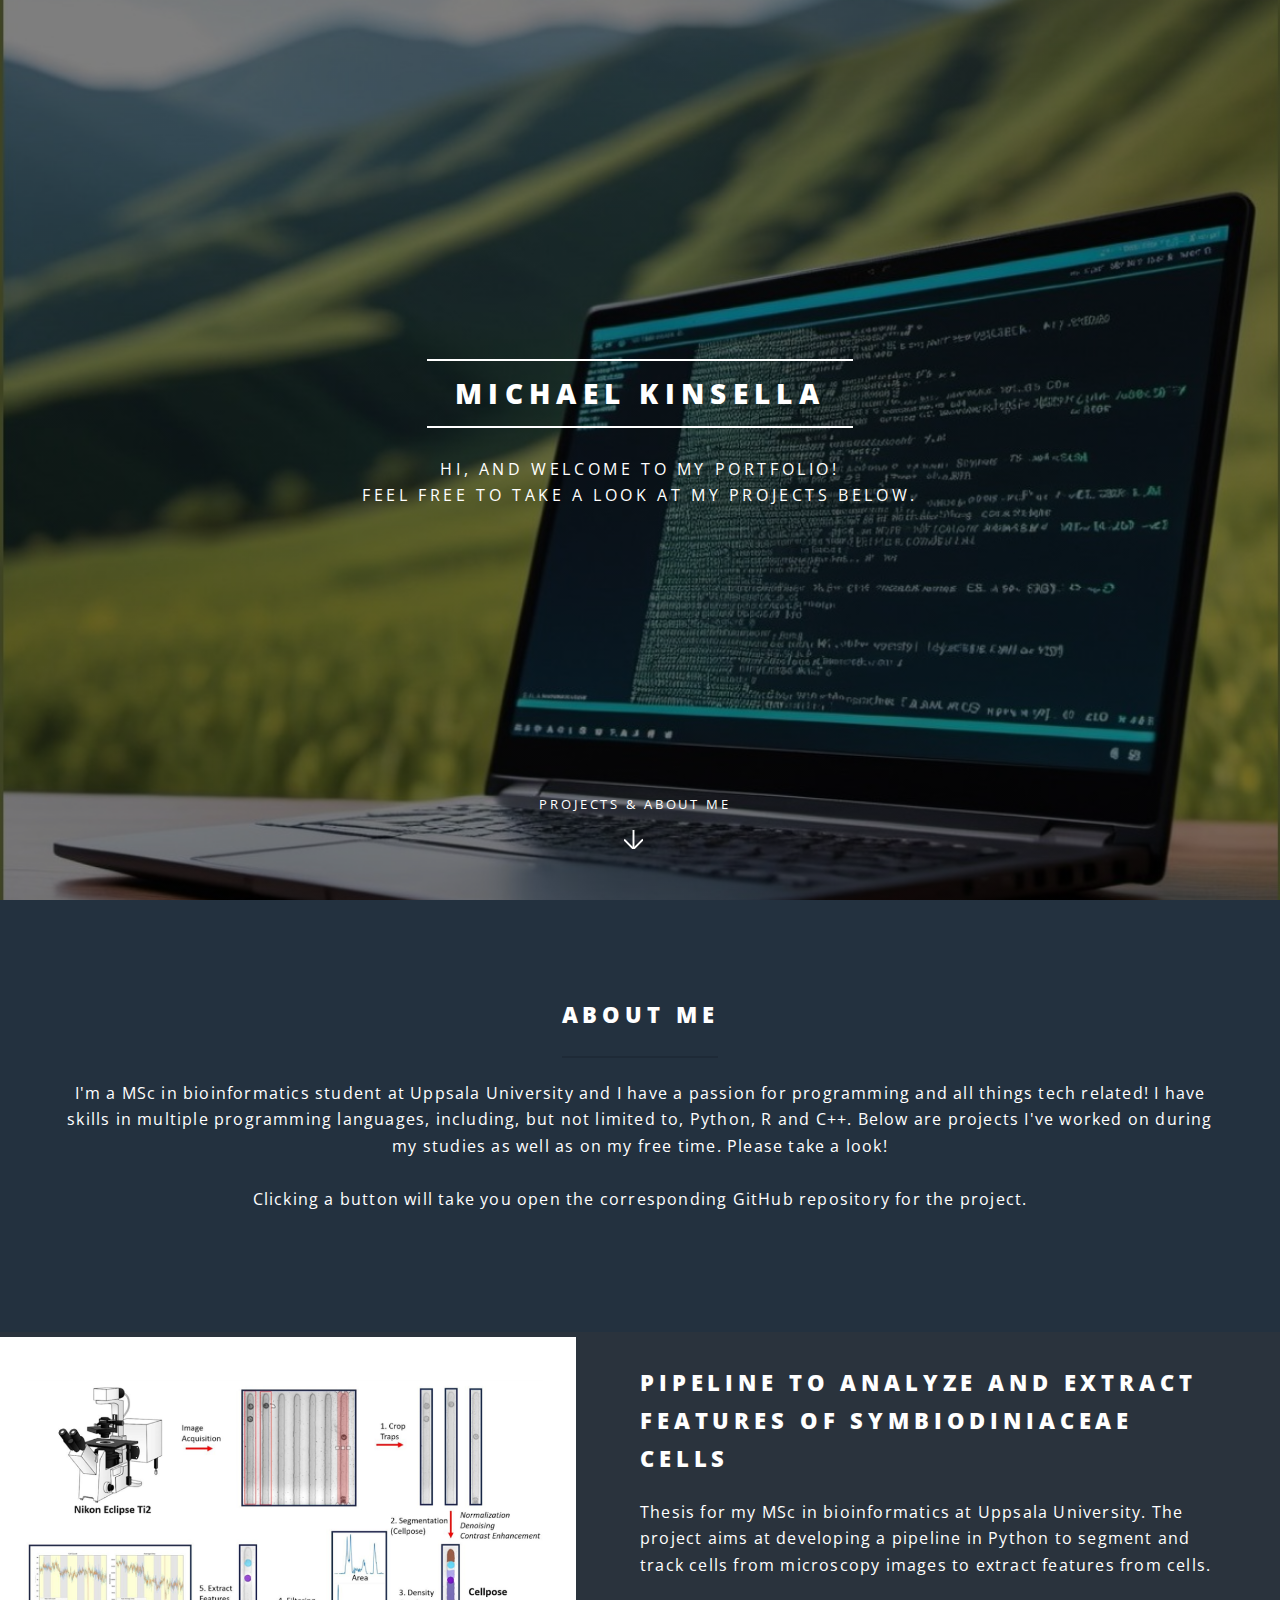
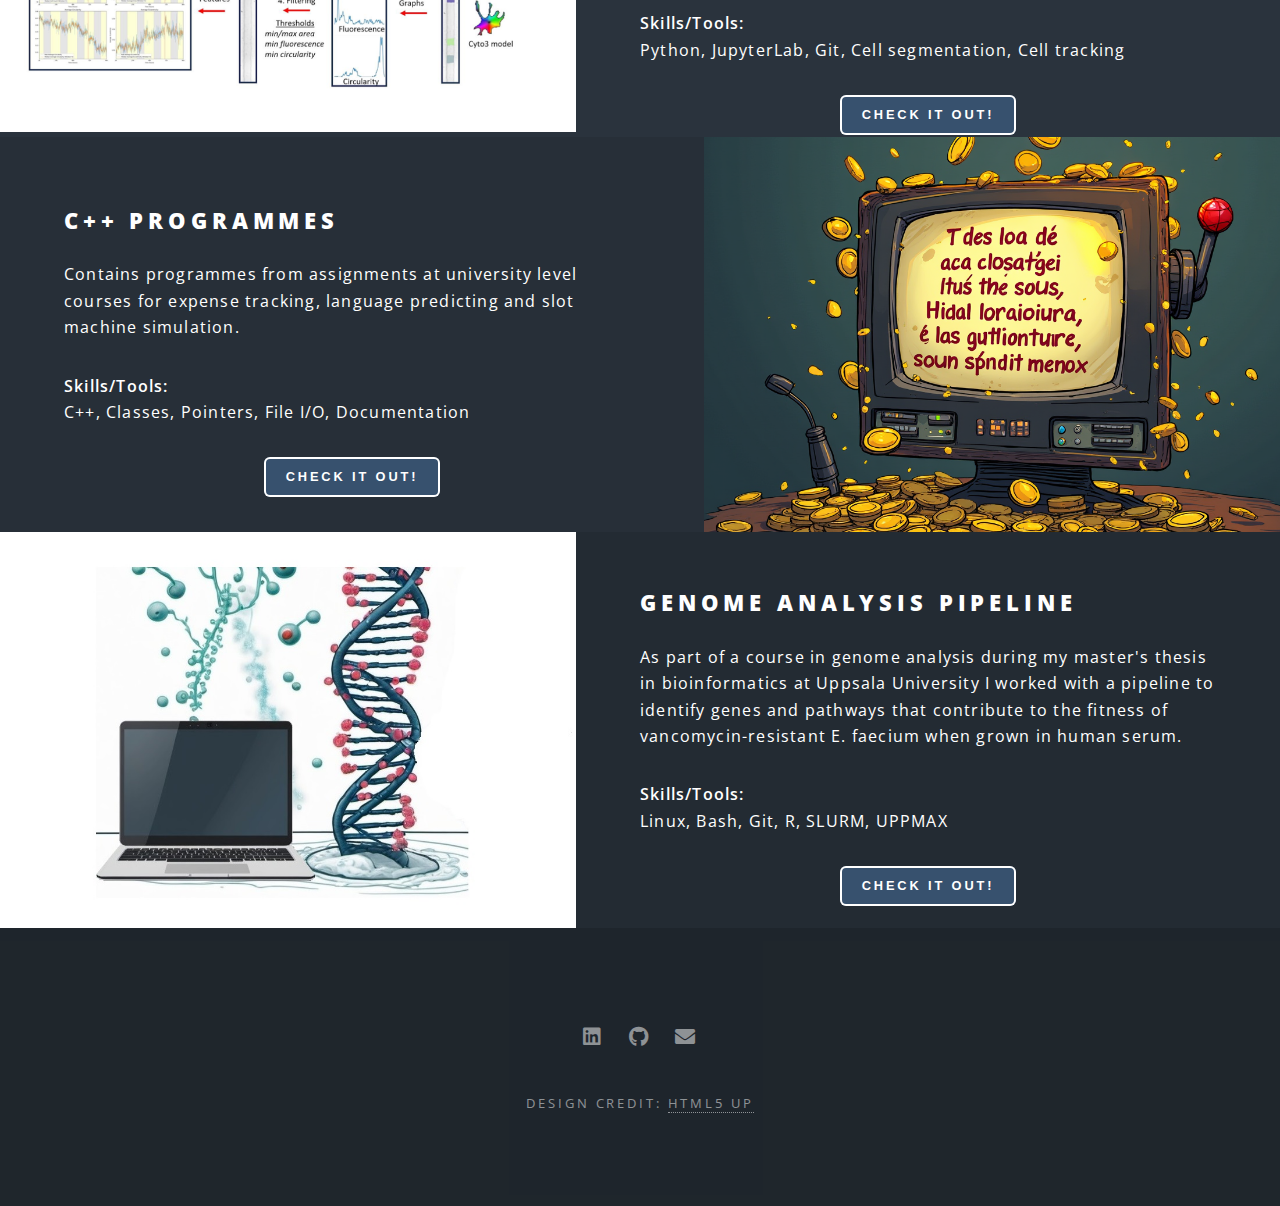
<file: index.html>
<!DOCTYPE HTML>
<!--
	Spectral by HTML5 UP
	html5up.net | @ajlkn
	Free for personal and commercial use under the CCA 3.0 license (html5up.net/license)
-->
<html>
	<head>
		<title>Michael Kinsella Portfolio</title>
		<meta charset="utf-8" />
		<meta name="viewport" content="width=device-width, initial-scale=1, user-scalable=no" />
		<link rel="stylesheet" href="assets/css/main.css" />
		<noscript><link rel="stylesheet" href="assets/css/noscript.css" /></noscript>
		<meta name="google-site-verification" content="u1_iTlVn-7qITboxX83CmwrTu0XykCnK19TrGo9isbY" />

	</head>
	<body class="landing is-preload">

		<!-- Page Wrapper -->
			<div id="page-wrapper">

				<!-- Header -->
					<header id="header" class="alt">
						<h1><a>Projects</a></h1>
						
					</header>

				<!-- Banner -->
					<section id="banner">
						<div class="inner">
							<h2>Michael Kinsella</h2>
							<p>Hi, and welcome to my portfolio!<br />
							feel free to take a look at my projects below</a>.</p>
						</div>
						<a href="#one" class="more scrolly">Projects & about me </a>
					</section>

				<!-- One -->
					<section id="one" class="wrapper style1 special">
						<div class="inner">
							<header class="major">
								<h2>About me</h2>
								<p>I'm a MSc in bioinformatics student at Uppsala University and I have a passion for programming and all things tech related! 
									I have skills in multiple programming languages, including, but not limited to, Python, R and C++. 
									Below are projects I've worked on during my studies as well as on my free time. Please take a look! <br>
									<br>
									Clicking a button will take you open the corresponding GitHub repository for the project.</p>
							
						</div>
					</section>

				<!-- Two -->
					<section id="two" class="wrapper alt style2">
						<section class="spotlight">
							<div class="image"><img src="images/pipeline.png" alt="" /></div><div class="content">
								<h2> Pipeline to analyze and extract<br />
								features of Symbiodiniaceae cells</h2>
								<p>Thesis for my MSc in bioinformatics at Uppsala University. The project aims at developing a pipeline in Python to segment and track cells  
									from microscopy images to extract features from cells. </p>
								<p><strong>Skills/Tools:</strong> <br /> Python, JupyterLab, Git, Cell segmentation, Cell tracking </p>
								<div class="styled-button">
									<button onclick="window.open('https://github.com/michaelkin1/Master_Thesis_Michael_Kinsella_Symbiodinium_Pipeline', '_blank')">Check it out!</button>
								</div>
								
								
							</div>
						</section>

					
						<section class="spotlight">
							<div class="image"><img src="images/pcslot.png" alt="" /></div><div class="content">
								<h2> C++ programmes </h2>
								<p> Contains programmes from assignments at university level courses for expense tracking, language predicting and slot machine simulation. </p>
								<p><strong>Skills/Tools:</strong> <br /> C++, Classes, Pointers, File I/O, Documentation </p>
								<div class="styled-button">
									<button onclick="window.open('https://github.com/michaelkin1/Programmes-in-C-plusplus', '_blank')">Check it out!</button>
								</div>
								
								
							</div>
						</section>

						<section class="spotlight">
							<div class="image"><img src="images/pic02.jpg" alt="" /></div><div class="content">
								<h2>Genome analysis pipeline </h2>
								<p>As part of a course in genome analysis during my master's thesis in bioinformatics at Uppsala University I worked with a pipeline to identify genes and pathways that contribute to the fitness of vancomycin-resistant E. faecium when grown in human serum. </p>
								<p><strong>Skills/Tools:</strong> <br />Linux, Bash, Git, R, SLURM, UPPMAX </p>
								<div class="styled-button">
									<button onclick="window.open('https://github.com/michaelkin1/Genome_analysis_michael_kinsella', '_blank')">Check it out!</button>

								</div>
							</section>
						</div>
					
					</section>
					

				
				<!-- Footer -->
					</section>
				</div>
					<footer id="footer">
						<ul class="icons">
							
							<li><a href="https://linkedin.com/in/michaeldanielkinsella" target="_blank" class="icon brands fa-linkedin"><span class="label">Linkedin</span></a></li>
							<li><a href="https://github.com/michaelkin1" target="_blank" class="icon brands fa-github"><span class="label">GitHub</span></a></li>
							<li><a href="michael.kinsella1999@gmail.com" target="_blank" class="icon solid fa-envelope"><span class="label">Email</span></a></li>
					
						</ul>
						<ul class="copyright">
							<li>Design credit: <a href="http://html5up.net" target="_blank" >HTML5 UP</a></li>
						</ul>
					</footer>

				</div>
					</section>		
		<!-- Scripts -->
			<script src="assets/js/jquery.min.js"></script>
			<script src="assets/js/jquery.scrollex.min.js"></script>
			<script src="assets/js/jquery.scrolly.min.js"></script>
			<script src="assets/js/browser.min.js"></script>
			<script src="assets/js/breakpoints.min.js"></script>
			<script src="assets/js/util.js"></script>
			<script src="assets/js/main.js"></script>

	</body>
</html>
</file>
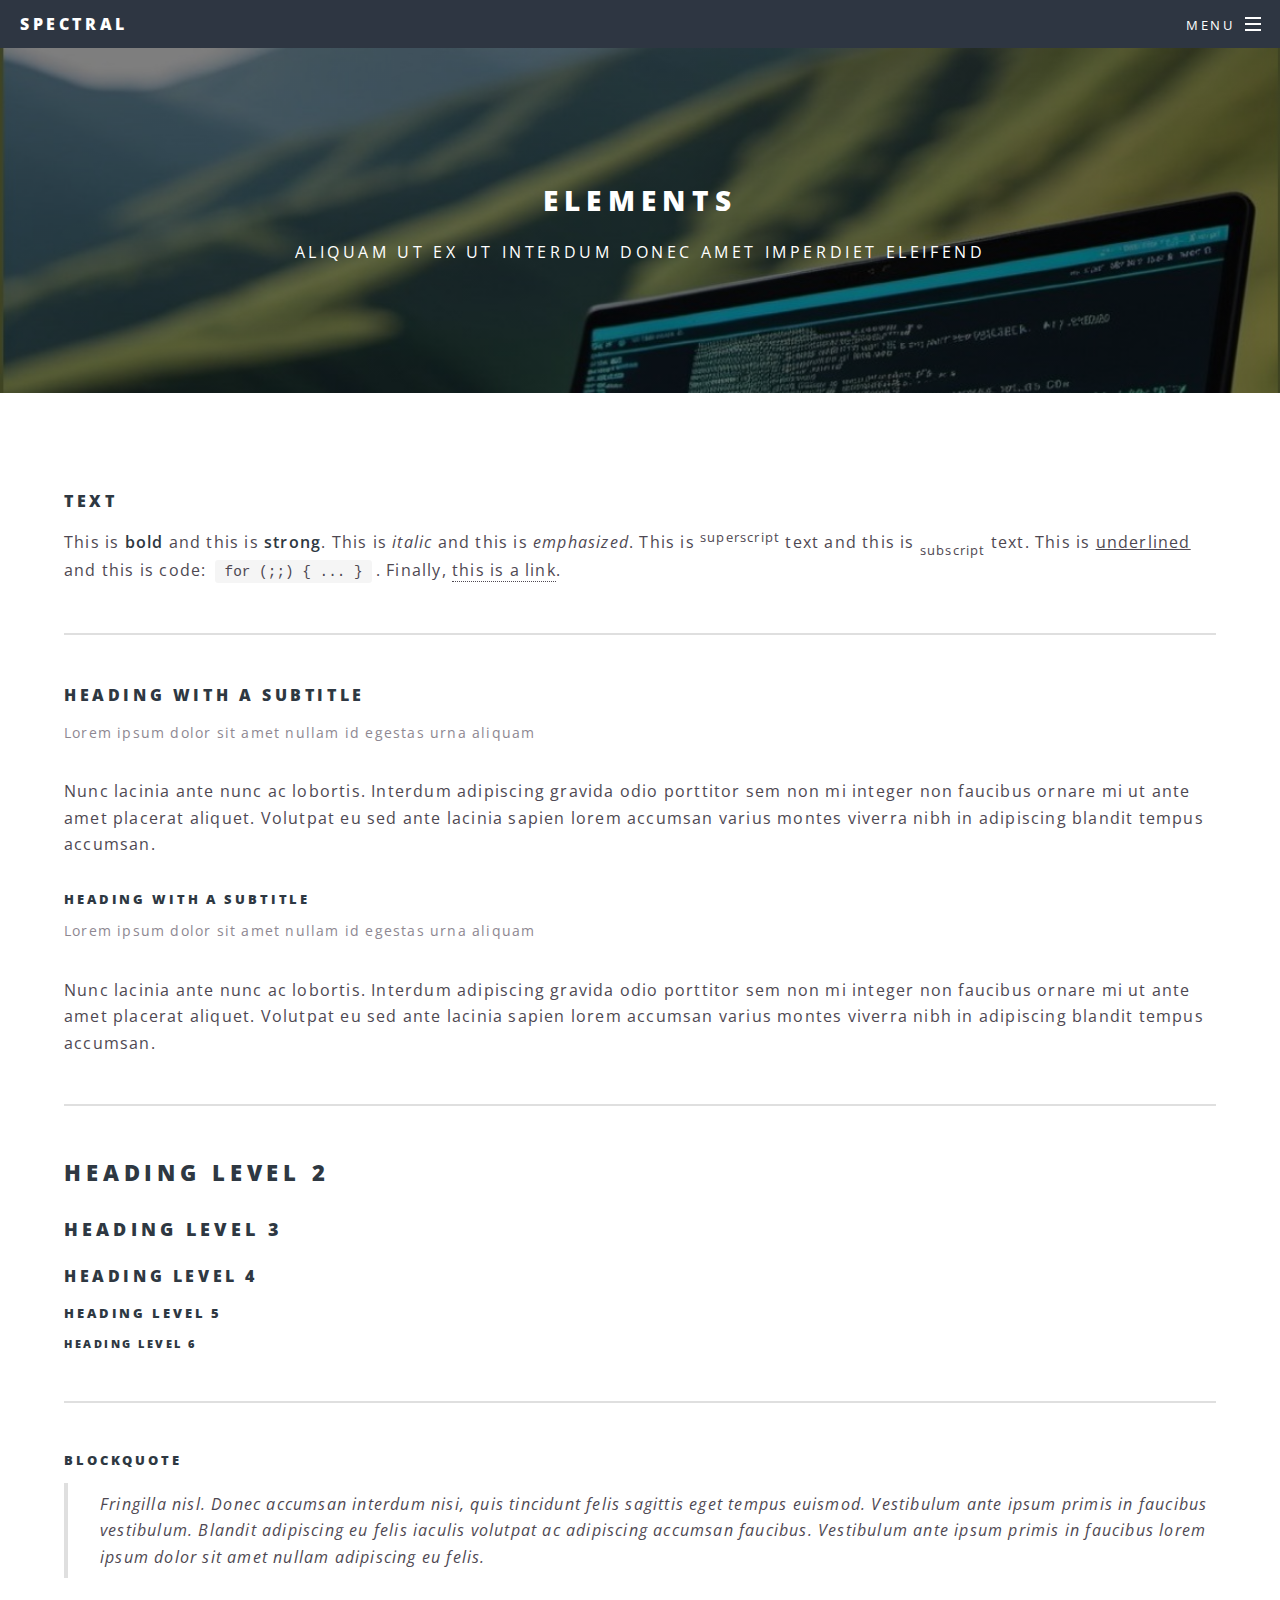
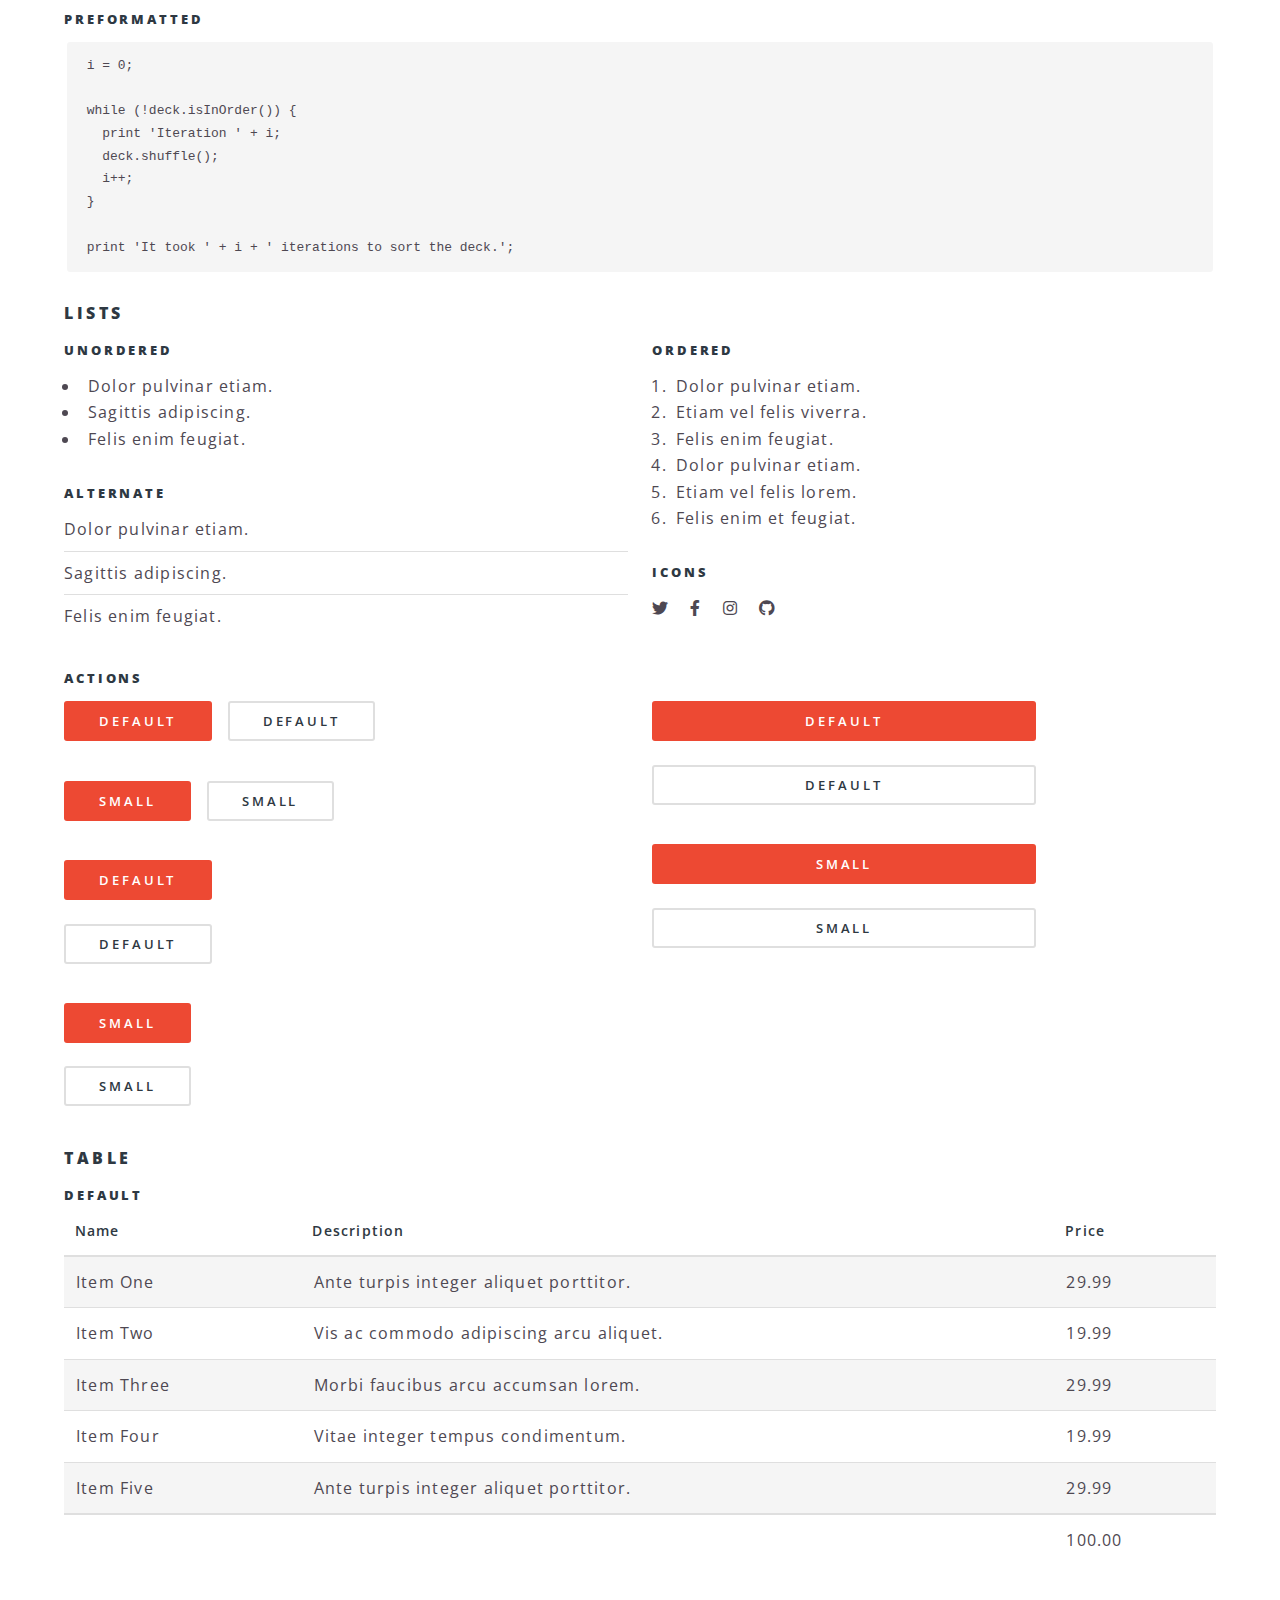
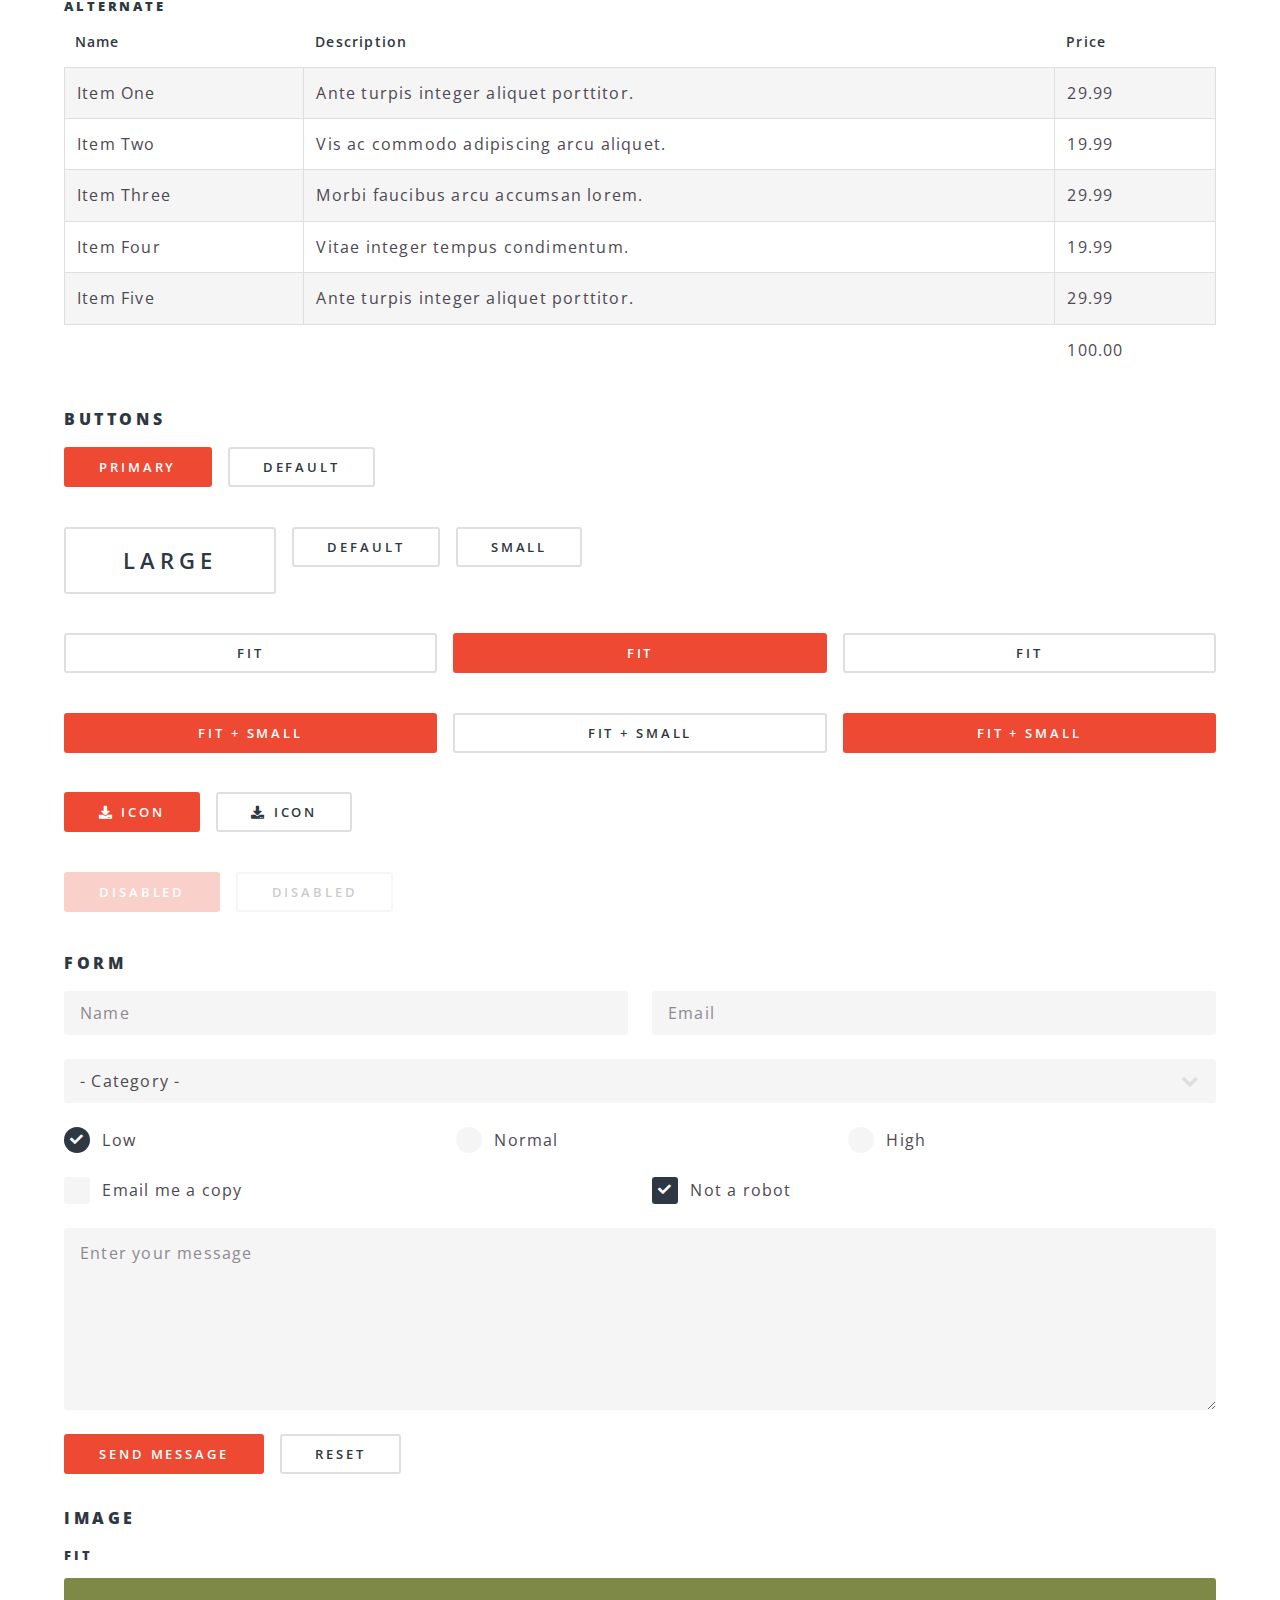
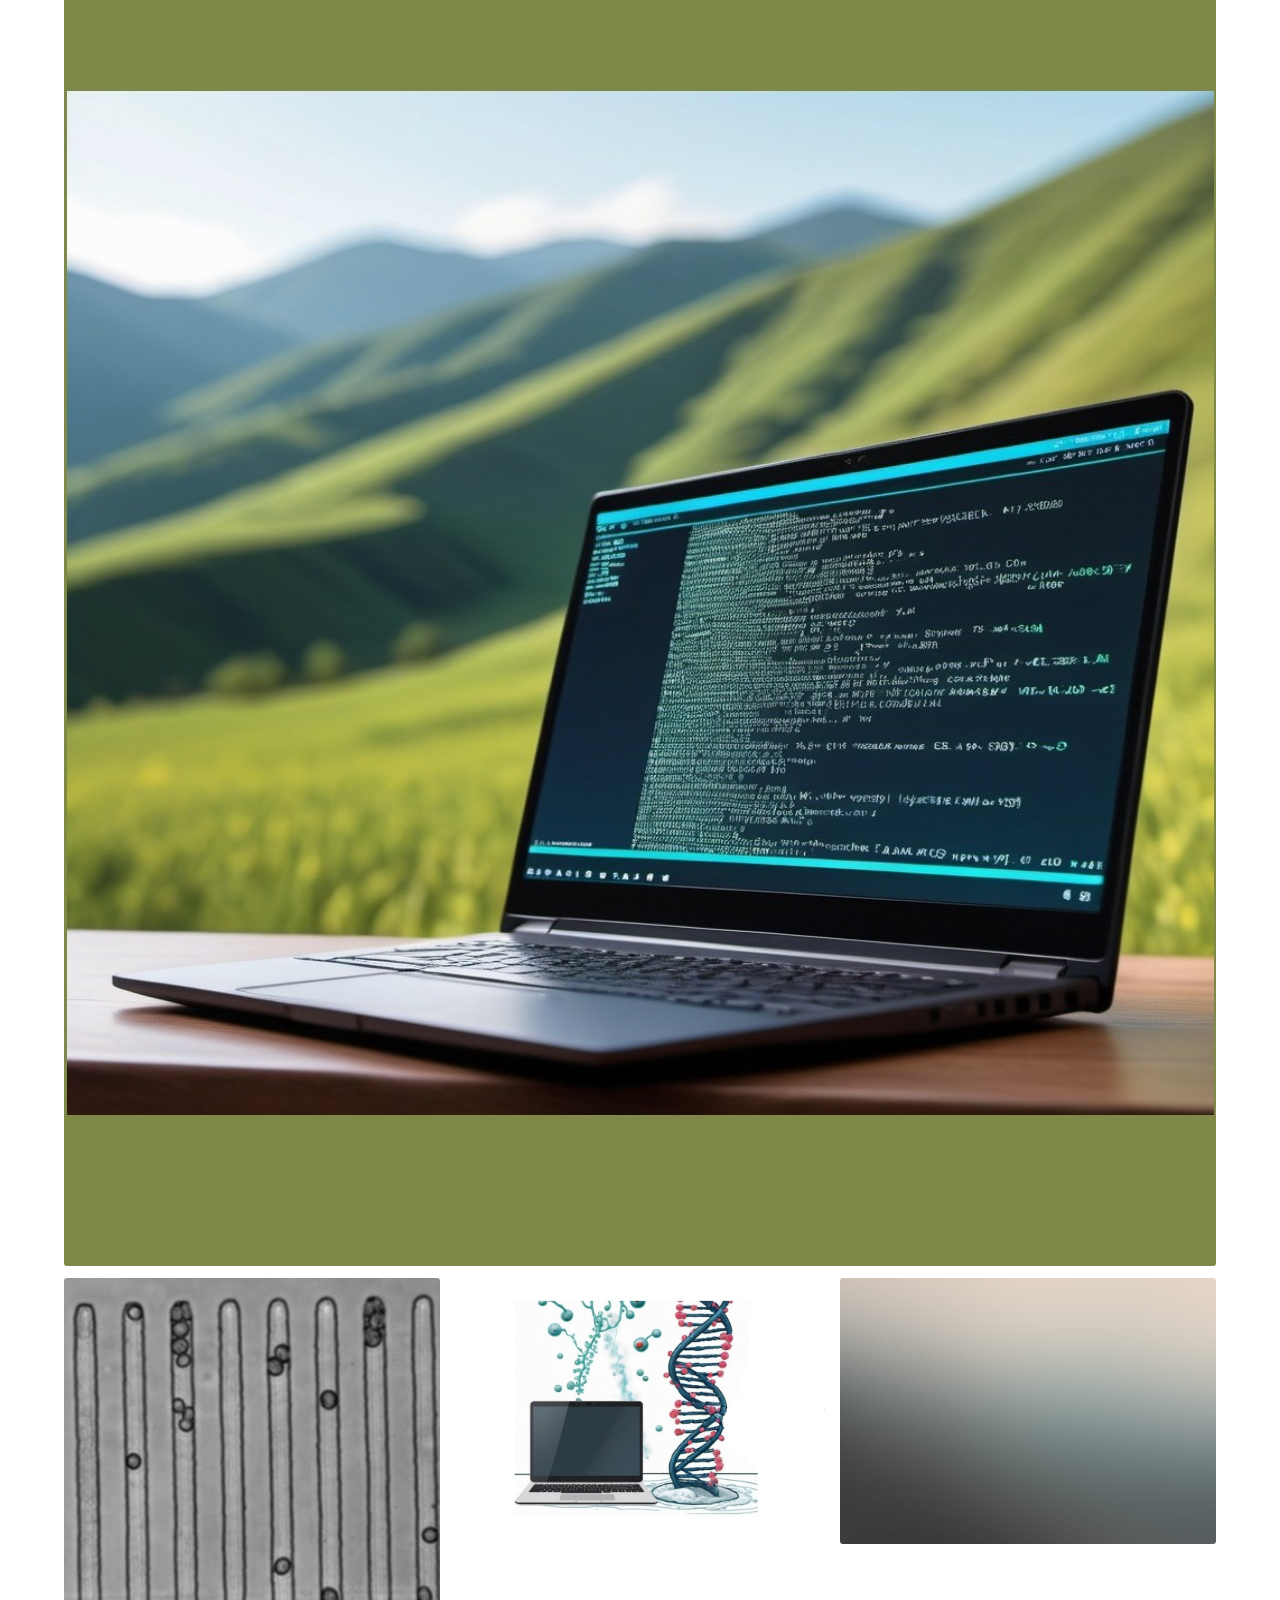
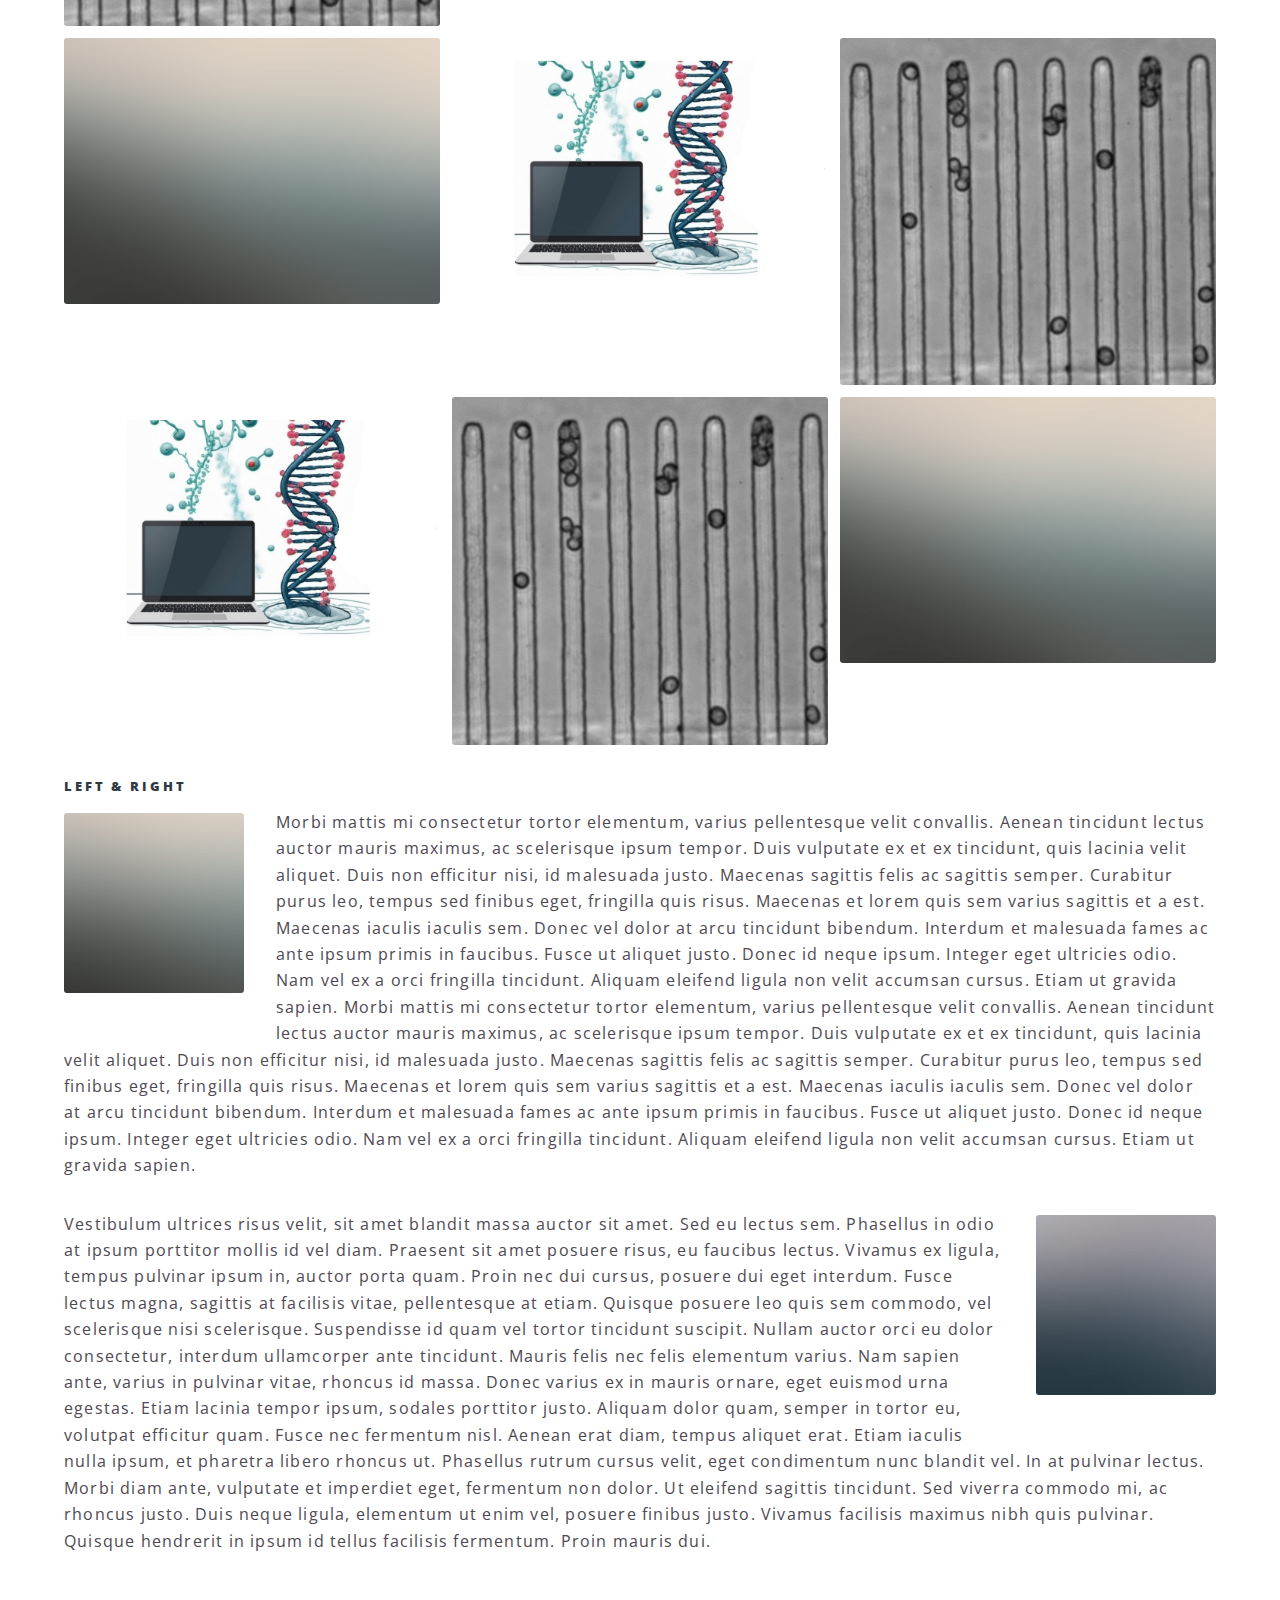
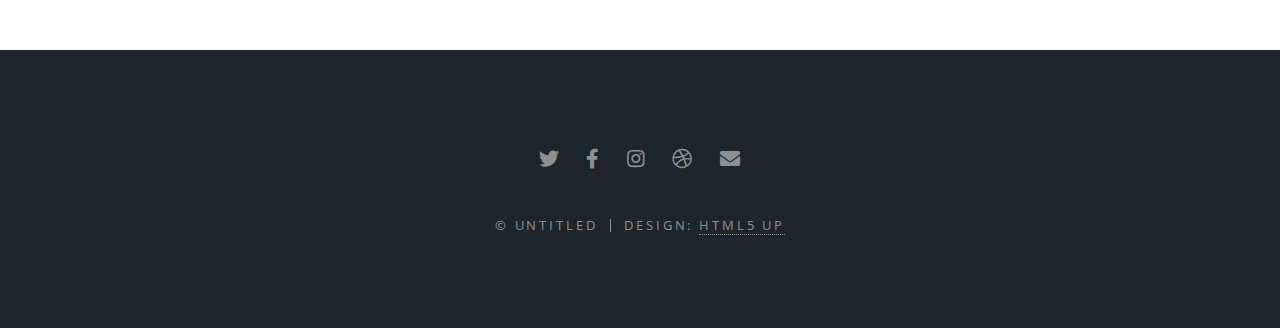
<file: elements.html>
<!DOCTYPE HTML>
<!--
	Spectral by HTML5 UP
	html5up.net | @ajlkn
	Free for personal and commercial use under the CCA 3.0 license (html5up.net/license)
-->
<html>
	<head>
		<title>Elements - Spectral by HTML5 UP</title>
		<meta charset="utf-8" />
		<meta name="viewport" content="width=device-width, initial-scale=1, user-scalable=no" />
		<link rel="stylesheet" href="assets/css/main.css" />
		<noscript><link rel="stylesheet" href="assets/css/noscript.css" /></noscript>
	</head>
	<body class="is-preload">

		<!-- Page Wrapper -->
			<div id="page-wrapper">

				<!-- Header -->
					<header id="header">
						<h1><a href="index.html">Spectral</a></h1>
						<nav id="nav">
							<ul>
								<li class="special">
									<a href="#menu" class="menuToggle"><span>Menu</span></a>
									<div id="menu">
										<ul>
											<li><a href="index.html">Home</a></li>
											<li><a href="generic.html">Generic</a></li>
											<li><a href="elements.html">Elements</a></li>
											<li><a href="#">Sign Up</a></li>
											<li><a href="#">Log In</a></li>
										</ul>
									</div>
								</li>
							</ul>
						</nav>
					</header>

				<!-- Main -->
					<article id="main">
						<header>
							<h2>Elements</h2>
							<p>Aliquam ut ex ut interdum donec amet imperdiet eleifend</p>
						</header>
						<section class="wrapper style5">
							<div class="inner">

								<section>
									<h4>Text</h4>
									<p>This is <b>bold</b> and this is <strong>strong</strong>. This is <i>italic</i> and this is <em>emphasized</em>.
									This is <sup>superscript</sup> text and this is <sub>subscript</sub> text.
									This is <u>underlined</u> and this is code: <code>for (;;) { ... }</code>. Finally, <a href="#">this is a link</a>.</p>
									<hr />
									<header>
										<h4>Heading with a Subtitle</h4>
										<p>Lorem ipsum dolor sit amet nullam id egestas urna aliquam</p>
									</header>
									<p>Nunc lacinia ante nunc ac lobortis. Interdum adipiscing gravida odio porttitor sem non mi integer non faucibus ornare mi ut ante amet placerat aliquet. Volutpat eu sed ante lacinia sapien lorem accumsan varius montes viverra nibh in adipiscing blandit tempus accumsan.</p>
									<header>
										<h5>Heading with a Subtitle</h5>
										<p>Lorem ipsum dolor sit amet nullam id egestas urna aliquam</p>
									</header>
									<p>Nunc lacinia ante nunc ac lobortis. Interdum adipiscing gravida odio porttitor sem non mi integer non faucibus ornare mi ut ante amet placerat aliquet. Volutpat eu sed ante lacinia sapien lorem accumsan varius montes viverra nibh in adipiscing blandit tempus accumsan.</p>
									<hr />
									<h2>Heading Level 2</h2>
									<h3>Heading Level 3</h3>
									<h4>Heading Level 4</h4>
									<h5>Heading Level 5</h5>
									<h6>Heading Level 6</h6>
									<hr />
									<h5>Blockquote</h5>
									<blockquote>Fringilla nisl. Donec accumsan interdum nisi, quis tincidunt felis sagittis eget tempus euismod. Vestibulum ante ipsum primis in faucibus vestibulum. Blandit adipiscing eu felis iaculis volutpat ac adipiscing accumsan faucibus. Vestibulum ante ipsum primis in faucibus lorem ipsum dolor sit amet nullam adipiscing eu felis.</blockquote>
									<h5>Preformatted</h5>
									<pre><code>i = 0;

while (!deck.isInOrder()) {
  print 'Iteration ' + i;
  deck.shuffle();
  i++;
}

print 'It took ' + i + ' iterations to sort the deck.';</code></pre>
								</section>

								<section>
									<h4>Lists</h4>
									<div class="row">
										<div class="col-6 col-12-medium">
											<h5>Unordered</h5>
											<ul>
												<li>Dolor pulvinar etiam.</li>
												<li>Sagittis adipiscing.</li>
												<li>Felis enim feugiat.</li>
											</ul>
											<h5>Alternate</h5>
											<ul class="alt">
												<li>Dolor pulvinar etiam.</li>
												<li>Sagittis adipiscing.</li>
												<li>Felis enim feugiat.</li>
											</ul>
										</div>
										<div class="col-6 col-12-medium">
											<h5>Ordered</h5>
											<ol>
												<li>Dolor pulvinar etiam.</li>
												<li>Etiam vel felis viverra.</li>
												<li>Felis enim feugiat.</li>
												<li>Dolor pulvinar etiam.</li>
												<li>Etiam vel felis lorem.</li>
												<li>Felis enim et feugiat.</li>
											</ol>
											<h5>Icons</h5>
											<ul class="icons">
												<li><a href="#" class="icon brands fa-twitter"><span class="label">Twitter</span></a></li>
												<li><a href="#" class="icon brands fa-facebook-f"><span class="label">Facebook</span></a></li>
												<li><a href="#" class="icon brands fa-instagram"><span class="label">Instagram</span></a></li>
												<li><a href="#" class="icon brands fa-github"><span class="label">Github</span></a></li>
											</ul>
										</div>
									</div>
									<h5>Actions</h5>
									<div class="row">
										<div class="col-6 col-12-medium">
											<ul class="actions">
												<li><a href="#" class="button primary">Default</a></li>
												<li><a href="#" class="button">Default</a></li>
											</ul>
											<ul class="actions small">
												<li><a href="#" class="button primary small">Small</a></li>
												<li><a href="#" class="button small">Small</a></li>
											</ul>
											<ul class="actions stacked">
												<li><a href="#" class="button primary">Default</a></li>
												<li><a href="#" class="button">Default</a></li>
											</ul>
											<ul class="actions stacked">
												<li><a href="#" class="button primary small">Small</a></li>
												<li><a href="#" class="button small">Small</a></li>
											</ul>
										</div>
										<div class="col-6 col-12-medium">
											<ul class="actions stacked">
												<li><a href="#" class="button primary fit">Default</a></li>
												<li><a href="#" class="button fit">Default</a></li>
											</ul>
											<ul class="actions stacked">
												<li><a href="#" class="button primary small fit">Small</a></li>
												<li><a href="#" class="button small fit">Small</a></li>
											</ul>
										</div>
									</div>
								</section>

								<section>
									<h4>Table</h4>
									<h5>Default</h5>
									<div class="table-wrapper">
										<table>
											<thead>
												<tr>
													<th>Name</th>
													<th>Description</th>
													<th>Price</th>
												</tr>
											</thead>
											<tbody>
												<tr>
													<td>Item One</td>
													<td>Ante turpis integer aliquet porttitor.</td>
													<td>29.99</td>
												</tr>
												<tr>
													<td>Item Two</td>
													<td>Vis ac commodo adipiscing arcu aliquet.</td>
													<td>19.99</td>
												</tr>
												<tr>
													<td>Item Three</td>
													<td> Morbi faucibus arcu accumsan lorem.</td>
													<td>29.99</td>
												</tr>
												<tr>
													<td>Item Four</td>
													<td>Vitae integer tempus condimentum.</td>
													<td>19.99</td>
												</tr>
												<tr>
													<td>Item Five</td>
													<td>Ante turpis integer aliquet porttitor.</td>
													<td>29.99</td>
												</tr>
											</tbody>
											<tfoot>
												<tr>
													<td colspan="2"></td>
													<td>100.00</td>
												</tr>
											</tfoot>
										</table>
									</div>

									<h5>Alternate</h5>
									<div class="table-wrapper">
										<table class="alt">
											<thead>
												<tr>
													<th>Name</th>
													<th>Description</th>
													<th>Price</th>
												</tr>
											</thead>
											<tbody>
												<tr>
													<td>Item One</td>
													<td>Ante turpis integer aliquet porttitor.</td>
													<td>29.99</td>
												</tr>
												<tr>
													<td>Item Two</td>
													<td>Vis ac commodo adipiscing arcu aliquet.</td>
													<td>19.99</td>
												</tr>
												<tr>
													<td>Item Three</td>
													<td> Morbi faucibus arcu accumsan lorem.</td>
													<td>29.99</td>
												</tr>
												<tr>
													<td>Item Four</td>
													<td>Vitae integer tempus condimentum.</td>
													<td>19.99</td>
												</tr>
												<tr>
													<td>Item Five</td>
													<td>Ante turpis integer aliquet porttitor.</td>
													<td>29.99</td>
												</tr>
											</tbody>
											<tfoot>
												<tr>
													<td colspan="2"></td>
													<td>100.00</td>
												</tr>
											</tfoot>
										</table>
									</div>
								</section>

								<section>
									<h4>Buttons</h4>
									<ul class="actions">
										<li><a href="#" class="button primary">Primary</a></li>
										<li><a href="#" class="button">Default</a></li>
									</ul>
									<ul class="actions">
										<li><a href="#" class="button large">Large</a></li>
										<li><a href="#" class="button">Default</a></li>
										<li><a href="#" class="button small">Small</a></li>
									</ul>
									<ul class="actions fit">
										<li><a href="#" class="button fit">Fit</a></li>
										<li><a href="#" class="button primary fit">Fit</a></li>
										<li><a href="#" class="button fit">Fit</a></li>
									</ul>
									<ul class="actions fit small">
										<li><a href="#" class="button primary fit small">Fit + Small</a></li>
										<li><a href="#" class="button fit small">Fit + Small</a></li>
										<li><a href="#" class="button primary fit small">Fit + Small</a></li>
									</ul>
									<ul class="actions">
										<li><a href="#" class="button primary icon solid fa-download">Icon</a></li>
										<li><a href="#" class="button icon solid fa-download">Icon</a></li>
									</ul>
									<ul class="actions">
										<li><span class="button primary disabled">Disabled</span></li>
										<li><span class="button disabled">Disabled</span></li>
									</ul>
								</section>

								<section>
									<h4>Form</h4>
									<form method="post" action="#">
										<div class="row gtr-uniform">
											<div class="col-6 col-12-xsmall">
												<input type="text" name="demo-name" id="demo-name" value="" placeholder="Name" />
											</div>
											<div class="col-6 col-12-xsmall">
												<input type="email" name="demo-email" id="demo-email" value="" placeholder="Email" />
											</div>
											<div class="col-12">
												<select name="demo-category" id="demo-category">
													<option value="">- Category -</option>
													<option value="1">Manufacturing</option>
													<option value="1">Shipping</option>
													<option value="1">Administration</option>
													<option value="1">Human Resources</option>
												</select>
											</div>
											<div class="col-4 col-12-small">
												<input type="radio" id="demo-priority-low" name="demo-priority" checked>
												<label for="demo-priority-low">Low</label>
											</div>
											<div class="col-4 col-12-small">
												<input type="radio" id="demo-priority-normal" name="demo-priority">
												<label for="demo-priority-normal">Normal</label>
											</div>
											<div class="col-4 col-12-small">
												<input type="radio" id="demo-priority-high" name="demo-priority">
												<label for="demo-priority-high">High</label>
											</div>
											<div class="col-6 col-12-small">
												<input type="checkbox" id="demo-copy" name="demo-copy">
												<label for="demo-copy">Email me a copy</label>
											</div>
											<div class="col-6 col-12-small">
												<input type="checkbox" id="demo-human" name="demo-human" checked>
												<label for="demo-human">Not a robot</label>
											</div>
											<div class="col-12">
												<textarea name="demo-message" id="demo-message" placeholder="Enter your message" rows="6"></textarea>
											</div>
											<div class="col-12">
												<ul class="actions">
													<li><input type="submit" value="Send Message" class="primary" /></li>
													<li><input type="reset" value="Reset" /></li>
												</ul>
											</div>
										</div>
									</form>
								</section>

								<section>
									<h4>Image</h4>
									<h5>Fit</h5>
									<div class="box alt">
										<div class="row gtr-50 gtr-uniform">
											<div class="col-12"><span class="image fit"><img src="images/banner.jpg" alt="" /></span></div>
											<div class="col-4"><span class="image fit"><img src="images/pic01.jpg" alt="" /></span></div>
											<div class="col-4"><span class="image fit"><img src="images/pic02.jpg" alt="" /></span></div>
											<div class="col-4"><span class="image fit"><img src="images/pic03.jpg" alt="" /></span></div>
											<div class="col-4"><span class="image fit"><img src="images/pic03.jpg" alt="" /></span></div>
											<div class="col-4"><span class="image fit"><img src="images/pic02.jpg" alt="" /></span></div>
											<div class="col-4"><span class="image fit"><img src="images/pic01.jpg" alt="" /></span></div>
											<div class="col-4"><span class="image fit"><img src="images/pic02.jpg" alt="" /></span></div>
											<div class="col-4"><span class="image fit"><img src="images/pic01.jpg" alt="" /></span></div>
											<div class="col-4"><span class="image fit"><img src="images/pic03.jpg" alt="" /></span></div>
										</div>
									</div>
									<h5>Left &amp; Right</h5>
									<p><span class="image left"><img src="images/pic04.jpg" alt="" /></span>Morbi mattis mi consectetur tortor elementum, varius pellentesque velit convallis. Aenean tincidunt lectus auctor mauris maximus, ac scelerisque ipsum tempor. Duis vulputate ex et ex tincidunt, quis lacinia velit aliquet. Duis non efficitur nisi, id malesuada justo. Maecenas sagittis felis ac sagittis semper. Curabitur purus leo, tempus sed finibus eget, fringilla quis risus. Maecenas et lorem quis sem varius sagittis et a est. Maecenas iaculis iaculis sem. Donec vel dolor at arcu tincidunt bibendum. Interdum et malesuada fames ac ante ipsum primis in faucibus. Fusce ut aliquet justo. Donec id neque ipsum. Integer eget ultricies odio. Nam vel ex a orci fringilla tincidunt. Aliquam eleifend ligula non velit accumsan cursus. Etiam ut gravida sapien. Morbi mattis mi consectetur tortor elementum, varius pellentesque velit convallis. Aenean tincidunt lectus auctor mauris maximus, ac scelerisque ipsum tempor. Duis vulputate ex et ex tincidunt, quis lacinia velit aliquet. Duis non efficitur nisi, id malesuada justo. Maecenas sagittis felis ac sagittis semper. Curabitur purus leo, tempus sed finibus eget, fringilla quis risus. Maecenas et lorem quis sem varius sagittis et a est. Maecenas iaculis iaculis sem. Donec vel dolor at arcu tincidunt bibendum. Interdum et malesuada fames ac ante ipsum primis in faucibus. Fusce ut aliquet justo. Donec id neque ipsum. Integer eget ultricies odio. Nam vel ex a orci fringilla tincidunt. Aliquam eleifend ligula non velit accumsan cursus. Etiam ut gravida sapien.</p>
									<p><span class="image right"><img src="images/pic05.jpg" alt="" /></span>Vestibulum ultrices risus velit, sit amet blandit massa auctor sit amet. Sed eu lectus sem. Phasellus in odio at ipsum porttitor mollis id vel diam. Praesent sit amet posuere risus, eu faucibus lectus. Vivamus ex ligula, tempus pulvinar ipsum in, auctor porta quam. Proin nec dui cursus, posuere dui eget interdum. Fusce lectus magna, sagittis at facilisis vitae, pellentesque at etiam. Quisque posuere leo quis sem commodo, vel scelerisque nisi scelerisque. Suspendisse id quam vel tortor tincidunt suscipit. Nullam auctor orci eu dolor consectetur, interdum ullamcorper ante tincidunt. Mauris felis nec felis elementum varius. Nam sapien ante, varius in pulvinar vitae, rhoncus id massa. Donec varius ex in mauris ornare, eget euismod urna egestas. Etiam lacinia tempor ipsum, sodales porttitor justo. Aliquam dolor quam, semper in tortor eu, volutpat efficitur quam. Fusce nec fermentum nisl. Aenean erat diam, tempus aliquet erat. Etiam iaculis nulla ipsum, et pharetra libero rhoncus ut. Phasellus rutrum cursus velit, eget condimentum nunc blandit vel. In at pulvinar lectus. Morbi diam ante, vulputate et imperdiet eget, fermentum non dolor. Ut eleifend sagittis tincidunt. Sed viverra commodo mi, ac rhoncus justo. Duis neque ligula, elementum ut enim vel, posuere finibus justo. Vivamus facilisis maximus nibh quis pulvinar. Quisque hendrerit in ipsum id tellus facilisis fermentum. Proin mauris dui.</p>
								</section>

							</div>
						</section>
					</article>

				<!-- Footer -->
					<footer id="footer">
						<ul class="icons">
							<li><a href="#" class="icon brands fa-twitter"><span class="label">Twitter</span></a></li>
							<li><a href="#" class="icon brands fa-facebook-f"><span class="label">Facebook</span></a></li>
							<li><a href="#" class="icon brands fa-instagram"><span class="label">Instagram</span></a></li>
							<li><a href="#" class="icon brands fa-dribbble"><span class="label">Dribbble</span></a></li>
							<li><a href="#" class="icon solid fa-envelope"><span class="label">Email</span></a></li>
						</ul>
						<ul class="copyright">
							<li>&copy; Untitled</li><li>Design: <a href="http://html5up.net">HTML5 UP</a></li>
						</ul>
					</footer>

			</div>

		<!-- Scripts -->
			<script src="assets/js/jquery.min.js"></script>
			<script src="assets/js/jquery.scrollex.min.js"></script>
			<script src="assets/js/jquery.scrolly.min.js"></script>
			<script src="assets/js/browser.min.js"></script>
			<script src="assets/js/breakpoints.min.js"></script>
			<script src="assets/js/util.js"></script>
			<script src="assets/js/main.js"></script>

	</body>
</html>
</file>
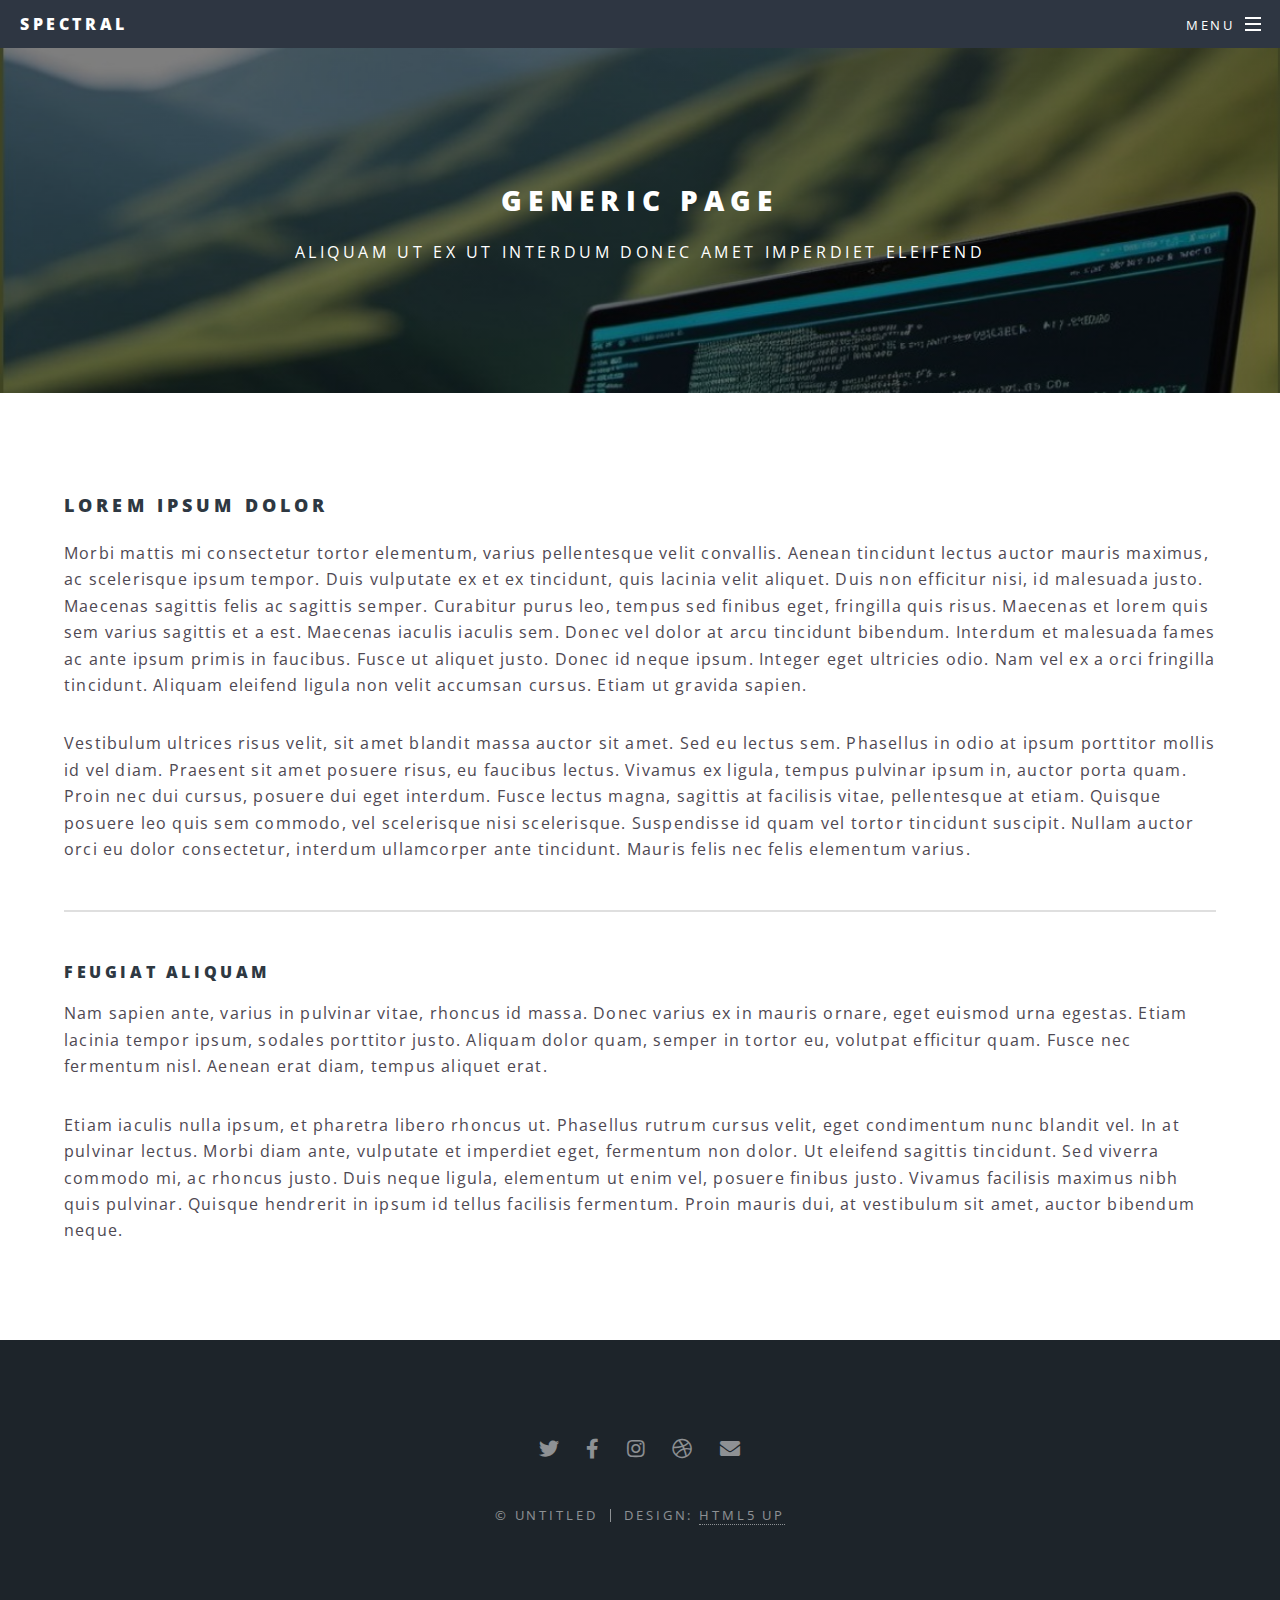
<file: generic.html>
<!DOCTYPE HTML>
<!--
	Spectral by HTML5 UP
	html5up.net | @ajlkn
	Free for personal and commercial use under the CCA 3.0 license (html5up.net/license)
-->
<html>
	<head>
		<title>Generic - Spectral by HTML5 UP</title>
		<meta charset="utf-8" />
		<meta name="viewport" content="width=device-width, initial-scale=1, user-scalable=no" />
		<link rel="stylesheet" href="assets/css/main.css" />
		<noscript><link rel="stylesheet" href="assets/css/noscript.css" /></noscript>
	</head>
	<body class="is-preload">

		<!-- Page Wrapper -->
			<div id="page-wrapper">

				<!-- Header -->
					<header id="header">
						<h1><a href="index.html">Spectral</a></h1>
						<nav id="nav">
							<ul>
								<li class="special">
									<a href="#menu" class="menuToggle"><span>Menu</span></a>
									<div id="menu">
										<ul>
											<li><a href="index.html">Home</a></li>
											<li><a href="generic.html">Generic</a></li>
											<li><a href="elements.html">Elements</a></li>
											<li><a href="#">Sign Up</a></li>
											<li><a href="#">Log In</a></li>
										</ul>
									</div>
								</li>
							</ul>
						</nav>
					</header>

				<!-- Main -->
					<article id="main">
						<header>
							<h2>Generic Page</h2>
							<p>Aliquam ut ex ut interdum donec amet imperdiet eleifend</p>
						</header>
						<section class="wrapper style5">
							<div class="inner">

								<h3>Lorem ipsum dolor</h3>
								<p>Morbi mattis mi consectetur tortor elementum, varius pellentesque velit convallis. Aenean tincidunt lectus auctor mauris maximus, ac scelerisque ipsum tempor. Duis vulputate ex et ex tincidunt, quis lacinia velit aliquet. Duis non efficitur nisi, id malesuada justo. Maecenas sagittis felis ac sagittis semper. Curabitur purus leo, tempus sed finibus eget, fringilla quis risus. Maecenas et lorem quis sem varius sagittis et a est. Maecenas iaculis iaculis sem. Donec vel dolor at arcu tincidunt bibendum. Interdum et malesuada fames ac ante ipsum primis in faucibus. Fusce ut aliquet justo. Donec id neque ipsum. Integer eget ultricies odio. Nam vel ex a orci fringilla tincidunt. Aliquam eleifend ligula non velit accumsan cursus. Etiam ut gravida sapien.</p>

								<p>Vestibulum ultrices risus velit, sit amet blandit massa auctor sit amet. Sed eu lectus sem. Phasellus in odio at ipsum porttitor mollis id vel diam. Praesent sit amet posuere risus, eu faucibus lectus. Vivamus ex ligula, tempus pulvinar ipsum in, auctor porta quam. Proin nec dui cursus, posuere dui eget interdum. Fusce lectus magna, sagittis at facilisis vitae, pellentesque at etiam. Quisque posuere leo quis sem commodo, vel scelerisque nisi scelerisque. Suspendisse id quam vel tortor tincidunt suscipit. Nullam auctor orci eu dolor consectetur, interdum ullamcorper ante tincidunt. Mauris felis nec felis elementum varius.</p>

								<hr />

								<h4>Feugiat aliquam</h4>
								<p>Nam sapien ante, varius in pulvinar vitae, rhoncus id massa. Donec varius ex in mauris ornare, eget euismod urna egestas. Etiam lacinia tempor ipsum, sodales porttitor justo. Aliquam dolor quam, semper in tortor eu, volutpat efficitur quam. Fusce nec fermentum nisl. Aenean erat diam, tempus aliquet erat.</p>

								<p>Etiam iaculis nulla ipsum, et pharetra libero rhoncus ut. Phasellus rutrum cursus velit, eget condimentum nunc blandit vel. In at pulvinar lectus. Morbi diam ante, vulputate et imperdiet eget, fermentum non dolor. Ut eleifend sagittis tincidunt. Sed viverra commodo mi, ac rhoncus justo. Duis neque ligula, elementum ut enim vel, posuere finibus justo. Vivamus facilisis maximus nibh quis pulvinar. Quisque hendrerit in ipsum id tellus facilisis fermentum. Proin mauris dui, at vestibulum sit amet, auctor bibendum neque.</p>

							</div>
						</section>
					</article>

				<!-- Footer -->
					<footer id="footer">
						<ul class="icons">
							<li><a href="#" class="icon brands fa-twitter"><span class="label">Twitter</span></a></li>
							<li><a href="#" class="icon brands fa-facebook-f"><span class="label">Facebook</span></a></li>
							<li><a href="#" class="icon brands fa-instagram"><span class="label">Instagram</span></a></li>
							<li><a href="#" class="icon brands fa-dribbble"><span class="label">Dribbble</span></a></li>
							<li><a href="#" class="icon solid fa-envelope"><span class="label">Email</span></a></li>
						</ul>
						<ul class="copyright">
							<li>&copy; Untitled</li><li>Design: <a href="http://html5up.net">HTML5 UP</a></li>
						</ul>
					</footer>

			</div>

		<!-- Scripts -->
			<script src="assets/js/jquery.min.js"></script>
			<script src="assets/js/jquery.scrollex.min.js"></script>
			<script src="assets/js/jquery.scrolly.min.js"></script>
			<script src="assets/js/browser.min.js"></script>
			<script src="assets/js/breakpoints.min.js"></script>
			<script src="assets/js/util.js"></script>
			<script src="assets/js/main.js"></script>

	</body>
</html>
</file>
<file: assets/css/noscript.css>
/*
	Spectral by HTML5 UP
	html5up.net | @ajlkn
	Free for personal and commercial use under the CCA 3.0 license (html5up.net/license)
*/

/* Banner */

	body.is-preload #banner h2 {
		-moz-transform: none;
		-webkit-transform: none;
		-ms-transform: none;
		transform: none;
		opacity: 1;
	}

		body.is-preload #banner h2:before, body.is-preload #banner h2:after {
			width: 100%;
		}

	body.is-preload #banner .more {
		-moz-transform: none;
		-webkit-transform: none;
		-ms-transform: none;
		transform: none;
		opacity: 1;
	}

	body.is-preload #banner:after {
		opacity: 0;
	}
</file>
<file: assets/css/main.css>
@import url(fontawesome-all.min.css);
@import url("https://fonts.googleapis.com/css?family=Open+Sans:400,400italic,600,600italic,800,800italic");

/*
	Spectral by HTML5 UP
	html5up.net | @ajlkn
	Free for personal and commercial use under the CCA 3.0 license (html5up.net/license)
*/

html, body, div, span, applet, object,
iframe, h1, h2, h3, h4, h5, h6, p, blockquote,
pre, a, abbr, acronym, address, big, cite,
code, del, dfn, em, img, ins, kbd, q, s, samp,
small, strike, strong, sub, sup, tt, var, b,
u, i, center, dl, dt, dd, ol, ul, li, fieldset,
form, label, legend, table, caption, tbody,
tfoot, thead, tr, th, td, article, aside,
canvas, details, embed, figure, figcaption,
footer, header, hgroup, menu, nav, output, ruby,
section, summary, time, mark, audio, video {
	margin: 0;
	padding: 0;
	border: 0;
	font-size: 100%;
	font: inherit;
	vertical-align: baseline;}

article, aside, details, figcaption, figure,
footer, header, hgroup, menu, nav, section {
	display: block;}

body {
	line-height: 1;
}

ol, ul {
	list-style: none;
}

blockquote, q {
	quotes: none;
}

	blockquote:before, blockquote:after, q:before, q:after {
		content: '';
		content: none;
	}

table {
	border-collapse: collapse;
	border-spacing: 0;
}

body {
	-webkit-text-size-adjust: none;
}

mark {
	background-color: transparent;
	color: inherit;
}

input::-moz-focus-inner {
	border: 0;
	padding: 0;
}

input, select, textarea {
	-moz-appearance: none;
	-webkit-appearance: none;
	-ms-appearance: none;
	appearance: none;
}

/* Basic */

	@-ms-viewport {
		width: device-width;
	}

	html {
		box-sizing: border-box;
	}

	*, *:before, *:after {
		box-sizing: inherit;
	}

	body {
		background: #2e3842;
	}

		body.is-preload *, body.is-preload *:before, body.is-preload *:after {
			-moz-animation: none !important;
			-webkit-animation: none !important;
			-ms-animation: none !important;
			animation: none !important;
			-moz-transition: none !important;
			-webkit-transition: none !important;
			-ms-transition: none !important;
			transition: none !important;
		}

	body, input, select, textarea {
		color: #fff;
		font-family: "Open Sans", Helvetica, sans-serif;
		font-size: 15pt;
		font-weight: 400;
		letter-spacing: 0.075em;
		line-height: 1.65em;
	}

		@media screen and (max-width: 1680px) {

			body, input, select, textarea {
				font-size: 13pt;
			}

		}

		@media screen and (max-width: 1280px) {

			body, input, select, textarea {
				font-size: 12pt;
			}

		}

		@media screen and (max-width: 736px) {

			body, input, select, textarea {
				font-size: 11pt;
				letter-spacing: 0.0375em;
			}

		}

	a {
		-moz-transition: color 0.2s ease, border-bottom-color 0.2s ease;
		-webkit-transition: color 0.2s ease, border-bottom-color 0.2s ease;
		-ms-transition: color 0.2s ease, border-bottom-color 0.2s ease;
		transition: color 0.2s ease, border-bottom-color 0.2s ease;
		border-bottom: dotted 1px;
		color: inherit;
		text-decoration: none;
	}

		a:hover {
			border-bottom-color: transparent;
		}

	strong, b {
		color: #fff;
		font-weight: 600;
	}

	em, i {
		font-style: italic;
	}

	p {
		margin: 0 0 2em 0;
	}

	h1, h2, h3, h4, h5, h6 {
		color: #fff;
		font-weight: 800;
		letter-spacing: 0.225em;
		line-height: 1em;
		margin: 0 0 1em 0;
		text-transform: uppercase;
	}

		h1 a, h2 a, h3 a, h4 a, h5 a, h6 a {
			color: inherit;
			text-decoration: none;
		}

	h2 {
		font-size: 1.35em;
		line-height: 1.75em;
	}

		@media screen and (max-width: 736px) {

			h2 {
				font-size: 1.1em;
				line-height: 1.65em;
			}

		}

	h3 {
		font-size: 1.15em;
		line-height: 1.75em;
	}

		@media screen and (max-width: 736px) {

			h3 {
				font-size: 1em;
				line-height: 1.65em;
			}

		}

	h4 {
		font-size: 1em;
		line-height: 1.5em;
	}

	h5 {
		font-size: 0.8em;
		line-height: 1.5em;
	}

	h6 {
		font-size: 0.7em;
		line-height: 1.5em;
	}

	sub {
		font-size: 0.8em;
		position: relative;
		top: 0.5em;
	}

	sup {
		font-size: 0.8em;
		position: relative;
		top: -0.5em;
	}

	hr {
		border: 0;
		border-bottom: solid 2px #fff;
		margin: 3em 0;
	}

		hr.major {
			margin: 4.5em 0;
		}

	blockquote {
		border-left: solid 4px #fff;
		font-style: italic;
		margin: 0 0 2em 0;
		padding: 0.5em 0 0.5em 2em;
	}

	code {
		background: rgba(144, 144, 144, 0.25);
		border-radius: 3px;
		font-family: "Courier New", monospace;
		font-size: 0.9em;
		letter-spacing: 0;
		margin: 0 0.25em;
		padding: 0.25em 0.65em;
	}

	pre {
		-webkit-overflow-scrolling: touch;
		font-family: "Courier New", monospace;
		font-size: 0.9em;
		margin: 0 0 2em 0;
	}

		pre code {
			display: block;
			line-height: 1.75em;
			padding: 1em 1.5em;
			overflow-x: auto;
		}

	.align-left {
		text-align: left;
	}

	.align-center {
		text-align: center;
	}

	.align-right {
		text-align: right;
	}

/* Row */

	.row {
		display: flex;
		flex-wrap: wrap;
		box-sizing: border-box;
		align-items: stretch;
	}

		.row > * {
			box-sizing: border-box;
		}

		.row.gtr-uniform > * > :last-child {
			margin-bottom: 0;
		}

		.row.aln-left {
			justify-content: flex-start;
		}

		.row.aln-center {
			justify-content: center;
		}

		.row.aln-right {
			justify-content: flex-end;
		}

		.row.aln-top {
			align-items: flex-start;
		}

		.row.aln-middle {
			align-items: center;
		}

		.row.aln-bottom {
			align-items: flex-end;
		}

		.row > .imp {
			order: -1;
		}

		.row > .col-1 {
			width: 8.33333%;
		}

		.row > .off-1 {
			margin-left: 8.33333%;
		}

		.row > .col-2 {
			width: 16.66667%;
		}

		.row > .off-2 {
			margin-left: 16.66667%;
		}

		.row > .col-3 {
			width: 25%;
		}

		.row > .off-3 {
			margin-left: 25%;
		}

		.row > .col-4 {
			width: 33.33333%;
		}

		.row > .off-4 {
			margin-left: 33.33333%;
		}

		.row > .col-5 {
			width: 41.66667%;
		}

		.row > .off-5 {
			margin-left: 41.66667%;
		}

		.row > .col-6 {
			width: 50%;
		}

		.row > .off-6 {
			margin-left: 50%;
		}

		.row > .col-7 {
			width: 58.33333%;
		}

		.row > .off-7 {
			margin-left: 58.33333%;
		}

		.row > .col-8 {
			width: 66.66667%;
		}

		.row > .off-8 {
			margin-left: 66.66667%;
		}

		.row > .col-9 {
			width: 75%;
		}

		.row > .off-9 {
			margin-left: 75%;
		}

		.row > .col-10 {
			width: 83.33333%;
		}

		.row > .off-10 {
			margin-left: 83.33333%;
		}

		.row > .col-11 {
			width: 91.66667%;
		}

		.row > .off-11 {
			margin-left: 91.66667%;
		}

		.row > .col-12 {
			width: 100%;
		}

		.row > .off-12 {
			margin-left: 100%;
		}

		.row.gtr-0 {
			margin-top: 0;
			margin-left: 0em;
		}

			.row.gtr-0 > * {
				padding: 0 0 0 0em;
			}

			.row.gtr-0.gtr-uniform {
				margin-top: 0em;
			}

				.row.gtr-0.gtr-uniform > * {
					padding-top: 0em;
				}

		.row.gtr-25 {
			margin-top: 0;
			margin-left: -0.375em;
		}

			.row.gtr-25 > * {
				padding: 0 0 0 0.375em;
			}

			.row.gtr-25.gtr-uniform {
				margin-top: -0.375em;
			}

				.row.gtr-25.gtr-uniform > * {
					padding-top: 0.375em;
				}

		.row.gtr-50 {
			margin-top: 0;
			margin-left: -0.75em;
		}

			.row.gtr-50 > * {
				padding: 0 0 0 0.75em;
			}

			.row.gtr-50.gtr-uniform {
				margin-top: -0.75em;
			}

				.row.gtr-50.gtr-uniform > * {
					padding-top: 0.75em;
				}

		.row {
			margin-top: 0;
			margin-left: -1.5em;
		}

			.row > * {
				padding: 0 0 0 1.5em;
			}

			.row.gtr-uniform {
				margin-top: -1.5em;
			}

				.row.gtr-uniform > * {
					padding-top: 1.5em;
				}

		.row.gtr-150 {
			margin-top: 0;
			margin-left: -2.25em;
		}

			.row.gtr-150 > * {
				padding: 0 0 0 2.25em;
			}

			.row.gtr-150.gtr-uniform {
				margin-top: -2.25em;
			}

				.row.gtr-150.gtr-uniform > * {
					padding-top: 2.25em;
				}

		.row.gtr-200 {
			margin-top: 0;
			margin-left: -3em;
		}

			.row.gtr-200 > * {
				padding: 0 0 0 3em;
			}

			.row.gtr-200.gtr-uniform {
				margin-top: -3em;
			}

				.row.gtr-200.gtr-uniform > * {
					padding-top: 3em;
				}

		@media screen and (max-width: 1680px) {

			.row {
				display: flex;
				flex-wrap: wrap;
				box-sizing: border-box;
				align-items: stretch;
			}

				.row > * {
					box-sizing: border-box;
				}

				.row.gtr-uniform > * > :last-child {
					margin-bottom: 0;
				}

				.row.aln-left {
					justify-content: flex-start;
				}

				.row.aln-center {
					justify-content: center;
				}

				.row.aln-right {
					justify-content: flex-end;
				}

				.row.aln-top {
					align-items: flex-start;
				}

				.row.aln-middle {
					align-items: center;
				}

				.row.aln-bottom {
					align-items: flex-end;
				}

				.row > .imp-xlarge {
					order: -1;
				}

				.row > .col-1-xlarge {
					width: 8.33333%;
				}

				.row > .off-1-xlarge {
					margin-left: 8.33333%;
				}

				.row > .col-2-xlarge {
					width: 16.66667%;
				}

				.row > .off-2-xlarge {
					margin-left: 16.66667%;
				}

				.row > .col-3-xlarge {
					width: 25%;
				}

				.row > .off-3-xlarge {
					margin-left: 25%;
				}

				.row > .col-4-xlarge {
					width: 33.33333%;
				}

				.row > .off-4-xlarge {
					margin-left: 33.33333%;
				}

				.row > .col-5-xlarge {
					width: 41.66667%;
				}

				.row > .off-5-xlarge {
					margin-left: 41.66667%;
				}

				.row > .col-6-xlarge {
					width: 50%;
				}

				.row > .off-6-xlarge {
					margin-left: 50%;
				}

				.row > .col-7-xlarge {
					width: 58.33333%;
				}

				.row > .off-7-xlarge {
					margin-left: 58.33333%;
				}

				.row > .col-8-xlarge {
					width: 66.66667%;
				}

				.row > .off-8-xlarge {
					margin-left: 66.66667%;
				}

				.row > .col-9-xlarge {
					width: 75%;
				}

				.row > .off-9-xlarge {
					margin-left: 75%;
				}

				.row > .col-10-xlarge {
					width: 83.33333%;
				}

				.row > .off-10-xlarge {
					margin-left: 83.33333%;
				}

				.row > .col-11-xlarge {
					width: 91.66667%;
				}

				.row > .off-11-xlarge {
					margin-left: 91.66667%;
				}

				.row > .col-12-xlarge {
					width: 100%;
				}

				.row > .off-12-xlarge {
					margin-left: 100%;
				}

				.row.gtr-0 {
					margin-top: 0;
					margin-left: 0em;
				}

					.row.gtr-0 > * {
						padding: 0 0 0 0em;
					}

					.row.gtr-0.gtr-uniform {
						margin-top: 0em;
					}

						.row.gtr-0.gtr-uniform > * {
							padding-top: 0em;
						}

				.row.gtr-25 {
					margin-top: 0;
					margin-left: -0.375em;
				}

					.row.gtr-25 > * {
						padding: 0 0 0 0.375em;
					}

					.row.gtr-25.gtr-uniform {
						margin-top: -0.375em;
					}

						.row.gtr-25.gtr-uniform > * {
							padding-top: 0.375em;
						}

				.row.gtr-50 {
					margin-top: 0;
					margin-left: -0.75em;
				}

					.row.gtr-50 > * {
						padding: 0 0 0 0.75em;
					}

					.row.gtr-50.gtr-uniform {
						margin-top: -0.75em;
					}

						.row.gtr-50.gtr-uniform > * {
							padding-top: 0.75em;
						}

				.row {
					margin-top: 0;
					margin-left: -1.5em;
				}

					.row > * {
						padding: 0 0 0 1.5em;
					}

					.row.gtr-uniform {
						margin-top: -1.5em;
					}

						.row.gtr-uniform > * {
							padding-top: 1.5em;
						}

				.row.gtr-150 {
					margin-top: 0;
					margin-left: -2.25em;
				}

					.row.gtr-150 > * {
						padding: 0 0 0 2.25em;
					}

					.row.gtr-150.gtr-uniform {
						margin-top: -2.25em;
					}

						.row.gtr-150.gtr-uniform > * {
							padding-top: 2.25em;
						}

				.row.gtr-200 {
					margin-top: 0;
					margin-left: -3em;
				}

					.row.gtr-200 > * {
						padding: 0 0 0 3em;
					}

					.row.gtr-200.gtr-uniform {
						margin-top: -3em;
					}

						.row.gtr-200.gtr-uniform > * {
							padding-top: 3em;
						}

		}

		@media screen and (max-width: 1280px) {

			.row {
				display: flex;
				flex-wrap: wrap;
				box-sizing: border-box;
				align-items: stretch;
			}

				.row > * {
					box-sizing: border-box;
				}

				.row.gtr-uniform > * > :last-child {
					margin-bottom: 0;
				}

				.row.aln-left {
					justify-content: flex-start;
				}

				.row.aln-center {
					justify-content: center;
				}

				.row.aln-right {
					justify-content: flex-end;
				}

				.row.aln-top {
					align-items: flex-start;
				}

				.row.aln-middle {
					align-items: center;
				}

				.row.aln-bottom {
					align-items: flex-end;
				}

				.row > .imp-large {
					order: -1;
				}

				.row > .col-1-large {
					width: 8.33333%;
				}

				.row > .off-1-large {
					margin-left: 8.33333%;
				}

				.row > .col-2-large {
					width: 16.66667%;
				}

				.row > .off-2-large {
					margin-left: 16.66667%;
				}

				.row > .col-3-large {
					width: 25%;
				}

				.row > .off-3-large {
					margin-left: 25%;
				}

				.row > .col-4-large {
					width: 33.33333%;
				}

				.row > .off-4-large {
					margin-left: 33.33333%;
				}

				.row > .col-5-large {
					width: 41.66667%;
				}

				.row > .off-5-large {
					margin-left: 41.66667%;
				}

				.row > .col-6-large {
					width: 50%;
				}

				.row > .off-6-large {
					margin-left: 50%;
				}

				.row > .col-7-large {
					width: 58.33333%;
				}

				.row > .off-7-large {
					margin-left: 58.33333%;
				}

				.row > .col-8-large {
					width: 66.66667%;
				}

				.row > .off-8-large {
					margin-left: 66.66667%;
				}

				.row > .col-9-large {
					width: 75%;
				}

				.row > .off-9-large {
					margin-left: 75%;
				}

				.row > .col-10-large {
					width: 83.33333%;
				}

				.row > .off-10-large {
					margin-left: 83.33333%;
				}

				.row > .col-11-large {
					width: 91.66667%;
				}

				.row > .off-11-large {
					margin-left: 91.66667%;
				}

				.row > .col-12-large {
					width: 100%;
				}

				.row > .off-12-large {
					margin-left: 100%;
				}

				.row.gtr-0 {
					margin-top: 0;
					margin-left: 0em;
				}

					.row.gtr-0 > * {
						padding: 0 0 0 0em;
					}

					.row.gtr-0.gtr-uniform {
						margin-top: 0em;
					}

						.row.gtr-0.gtr-uniform > * {
							padding-top: 0em;
						}

				.row.gtr-25 {
					margin-top: 0;
					margin-left: -0.375em;
				}

					.row.gtr-25 > * {
						padding: 0 0 0 0.375em;
					}

					.row.gtr-25.gtr-uniform {
						margin-top: -0.375em;
					}

						.row.gtr-25.gtr-uniform > * {
							padding-top: 0.375em;
						}

				.row.gtr-50 {
					margin-top: 0;
					margin-left: -0.75em;
				}

					.row.gtr-50 > * {
						padding: 0 0 0 0.75em;
					}

					.row.gtr-50.gtr-uniform {
						margin-top: -0.75em;
					}

						.row.gtr-50.gtr-uniform > * {
							padding-top: 0.75em;
						}

				.row {
					margin-top: 0;
					margin-left: -1.5em;
				}

					.row > * {
						padding: 0 0 0 1.5em;
					}

					.row.gtr-uniform {
						margin-top: -1.5em;
					}

						.row.gtr-uniform > * {
							padding-top: 1.5em;
						}

				.row.gtr-150 {
					margin-top: 0;
					margin-left: -2.25em;
				}

					.row.gtr-150 > * {
						padding: 0 0 0 2.25em;
					}

					.row.gtr-150.gtr-uniform {
						margin-top: -2.25em;
					}

						.row.gtr-150.gtr-uniform > * {
							padding-top: 2.25em;
						}

				.row.gtr-200 {
					margin-top: 0;
					margin-left: -3em;
				}

					.row.gtr-200 > * {
						padding: 0 0 0 3em;
					}

					.row.gtr-200.gtr-uniform {
						margin-top: -3em;
					}

						.row.gtr-200.gtr-uniform > * {
							padding-top: 3em;
						}

		}

		@media screen and (max-width: 980px) {

			.row {
				display: flex;
				flex-wrap: wrap;
				box-sizing: border-box;
				align-items: stretch;
			}

				.row > * {
					box-sizing: border-box;
				}

				.row.gtr-uniform > * > :last-child {
					margin-bottom: 0;
				}

				.row.aln-left {
					justify-content: flex-start;
				}

				.row.aln-center {
					justify-content: center;
				}

				.row.aln-right {
					justify-content: flex-end;
				}

				.row.aln-top {
					align-items: flex-start;
				}

				.row.aln-middle {
					align-items: center;
				}

				.row.aln-bottom {
					align-items: flex-end;
				}

				.row > .imp-medium {
					order: -1;
				}

				.row > .col-1-medium {
					width: 8.33333%;
				}

				.row > .off-1-medium {
					margin-left: 8.33333%;
				}

				.row > .col-2-medium {
					width: 16.66667%;
				}

				.row > .off-2-medium {
					margin-left: 16.66667%;
				}

				.row > .col-3-medium {
					width: 25%;
				}

				.row > .off-3-medium {
					margin-left: 25%;
				}

				.row > .col-4-medium {
					width: 33.33333%;
				}

				.row > .off-4-medium {
					margin-left: 33.33333%;
				}

				.row > .col-5-medium {
					width: 41.66667%;
				}

				.row > .off-5-medium {
					margin-left: 41.66667%;
				}

				.row > .col-6-medium {
					width: 50%;
				}

				.row > .off-6-medium {
					margin-left: 50%;
				}

				.row > .col-7-medium {
					width: 58.33333%;
				}

				.row > .off-7-medium {
					margin-left: 58.33333%;
				}

				.row > .col-8-medium {
					width: 66.66667%;
				}

				.row > .off-8-medium {
					margin-left: 66.66667%;
				}

				.row > .col-9-medium {
					width: 75%;
				}

				.row > .off-9-medium {
					margin-left: 75%;
				}

				.row > .col-10-medium {
					width: 83.33333%;
				}

				.row > .off-10-medium {
					margin-left: 83.33333%;
				}

				.row > .col-11-medium {
					width: 91.66667%;
				}

				.row > .off-11-medium {
					margin-left: 91.66667%;
				}

				.row > .col-12-medium {
					width: 100%;
				}

				.row > .off-12-medium {
					margin-left: 100%;
				}

				.row.gtr-0 {
					margin-top: 0;
					margin-left: 0em;
				}

					.row.gtr-0 > * {
						padding: 0 0 0 0em;
					}

					.row.gtr-0.gtr-uniform {
						margin-top: 0em;
					}

						.row.gtr-0.gtr-uniform > * {
							padding-top: 0em;
						}

				.row.gtr-25 {
					margin-top: 0;
					margin-left: -0.375em;
				}

					.row.gtr-25 > * {
						padding: 0 0 0 0.375em;
					}

					.row.gtr-25.gtr-uniform {
						margin-top: -0.375em;
					}

						.row.gtr-25.gtr-uniform > * {
							padding-top: 0.375em;
						}

				.row.gtr-50 {
					margin-top: 0;
					margin-left: -0.75em;
				}

					.row.gtr-50 > * {
						padding: 0 0 0 0.75em;
					}

					.row.gtr-50.gtr-uniform {
						margin-top: -0.75em;
					}

						.row.gtr-50.gtr-uniform > * {
							padding-top: 0.75em;
						}

				.row {
					margin-top: 0;
					margin-left: -1.5em;
				}

					.row > * {
						padding: 0 0 0 1.5em;
					}

					.row.gtr-uniform {
						margin-top: -1.5em;
					}

						.row.gtr-uniform > * {
							padding-top: 1.5em;
						}

				.row.gtr-150 {
					margin-top: 0;
					margin-left: -2.25em;
				}

					.row.gtr-150 > * {
						padding: 0 0 0 2.25em;
					}

					.row.gtr-150.gtr-uniform {
						margin-top: -2.25em;
					}

						.row.gtr-150.gtr-uniform > * {
							padding-top: 2.25em;
						}

				.row.gtr-200 {
					margin-top: 0;
					margin-left: -3em;
				}

					.row.gtr-200 > * {
						padding: 0 0 0 3em;
					}

					.row.gtr-200.gtr-uniform {
						margin-top: -3em;
					}

						.row.gtr-200.gtr-uniform > * {
							padding-top: 3em;
						}

		}

		@media screen and (max-width: 736px) {

			.row {
				display: flex;
				flex-wrap: wrap;
				box-sizing: border-box;
				align-items: stretch;
			}

				.row > * {
					box-sizing: border-box;
				}

				.row.gtr-uniform > * > :last-child {
					margin-bottom: 0;
				}

				.row.aln-left {
					justify-content: flex-start;
				}

				.row.aln-center {
					justify-content: center;
				}

				.row.aln-right {
					justify-content: flex-end;
				}

				.row.aln-top {
					align-items: flex-start;
				}

				.row.aln-middle {
					align-items: center;
				}

				.row.aln-bottom {
					align-items: flex-end;
				}

				.row > .imp-small {
					order: -1;
				}

				.row > .col-1-small {
					width: 8.33333%;
				}

				.row > .off-1-small {
					margin-left: 8.33333%;
				}

				.row > .col-2-small {
					width: 16.66667%;
				}

				.row > .off-2-small {
					margin-left: 16.66667%;
				}

				.row > .col-3-small {
					width: 25%;
				}

				.row > .off-3-small {
					margin-left: 25%;
				}

				.row > .col-4-small {
					width: 33.33333%;
				}

				.row > .off-4-small {
					margin-left: 33.33333%;
				}

				.row > .col-5-small {
					width: 41.66667%;
				}

				.row > .off-5-small {
					margin-left: 41.66667%;
				}

				.row > .col-6-small {
					width: 50%;
				}

				.row > .off-6-small {
					margin-left: 50%;
				}

				.row > .col-7-small {
					width: 58.33333%;
				}

				.row > .off-7-small {
					margin-left: 58.33333%;
				}

				.row > .col-8-small {
					width: 66.66667%;
				}

				.row > .off-8-small {
					margin-left: 66.66667%;
				}

				.row > .col-9-small {
					width: 75%;
				}

				.row > .off-9-small {
					margin-left: 75%;
				}

				.row > .col-10-small {
					width: 83.33333%;
				}

				.row > .off-10-small {
					margin-left: 83.33333%;
				}

				.row > .col-11-small {
					width: 91.66667%;
				}

				.row > .off-11-small {
					margin-left: 91.66667%;
				}

				.row > .col-12-small {
					width: 100%;
				}

				.row > .off-12-small {
					margin-left: 100%;
				}

				.row.gtr-0 {
					margin-top: 0;
					margin-left: 0em;
				}

					.row.gtr-0 > * {
						padding: 0 0 0 0em;
					}

					.row.gtr-0.gtr-uniform {
						margin-top: 0em;
					}

						.row.gtr-0.gtr-uniform > * {
							padding-top: 0em;
						}

				.row.gtr-25 {
					margin-top: 0;
					margin-left: -0.375em;
				}

					.row.gtr-25 > * {
						padding: 0 0 0 0.375em;
					}

					.row.gtr-25.gtr-uniform {
						margin-top: -0.375em;
					}

						.row.gtr-25.gtr-uniform > * {
							padding-top: 0.375em;
						}

				.row.gtr-50 {
					margin-top: 0;
					margin-left: -0.75em;
				}

					.row.gtr-50 > * {
						padding: 0 0 0 0.75em;
					}

					.row.gtr-50.gtr-uniform {
						margin-top: -0.75em;
					}

						.row.gtr-50.gtr-uniform > * {
							padding-top: 0.75em;
						}

				.row {
					margin-top: 0;
					margin-left: -1.5em;
				}

					.row > * {
						padding: 0 0 0 1.5em;
					}

					.row.gtr-uniform {
						margin-top: -1.5em;
					}

						.row.gtr-uniform > * {
							padding-top: 1.5em;
						}

				.row.gtr-150 {
					margin-top: 0;
					margin-left: -2.25em;
				}

					.row.gtr-150 > * {
						padding: 0 0 0 2.25em;
					}

					.row.gtr-150.gtr-uniform {
						margin-top: -2.25em;
					}

						.row.gtr-150.gtr-uniform > * {
							padding-top: 2.25em;
						}

				.row.gtr-200 {
					margin-top: 0;
					margin-left: -3em;
				}

					.row.gtr-200 > * {
						padding: 0 0 0 3em;
					}

					.row.gtr-200.gtr-uniform {
						margin-top: -3em;
					}

						.row.gtr-200.gtr-uniform > * {
							padding-top: 3em;
						}

		}

		@media screen and (max-width: 480px) {

			.row {
				display: flex;
				flex-wrap: wrap;
				box-sizing: border-box;
				align-items: stretch;
			}

				.row > * {
					box-sizing: border-box;
				}

				.row.gtr-uniform > * > :last-child {
					margin-bottom: 0;
				}

				.row.aln-left {
					justify-content: flex-start;
				}

				.row.aln-center {
					justify-content: center;
				}

				.row.aln-right {
					justify-content: flex-end;
				}

				.row.aln-top {
					align-items: flex-start;
				}

				.row.aln-middle {
					align-items: center;
				}

				.row.aln-bottom {
					align-items: flex-end;
				}

				.row > .imp-xsmall {
					order: -1;
				}

				.row > .col-1-xsmall {
					width: 8.33333%;
				}

				.row > .off-1-xsmall {
					margin-left: 8.33333%;
				}

				.row > .col-2-xsmall {
					width: 16.66667%;
				}

				.row > .off-2-xsmall {
					margin-left: 16.66667%;
				}

				.row > .col-3-xsmall {
					width: 25%;
				}

				.row > .off-3-xsmall {
					margin-left: 25%;
				}

				.row > .col-4-xsmall {
					width: 33.33333%;
				}

				.row > .off-4-xsmall {
					margin-left: 33.33333%;
				}

				.row > .col-5-xsmall {
					width: 41.66667%;
				}

				.row > .off-5-xsmall {
					margin-left: 41.66667%;
				}

				.row > .col-6-xsmall {
					width: 50%;
				}

				.row > .off-6-xsmall {
					margin-left: 50%;
				}

				.row > .col-7-xsmall {
					width: 58.33333%;
				}

				.row > .off-7-xsmall {
					margin-left: 58.33333%;
				}

				.row > .col-8-xsmall {
					width: 66.66667%;
				}

				.row > .off-8-xsmall {
					margin-left: 66.66667%;
				}

				.row > .col-9-xsmall {
					width: 75%;
				}

				.row > .off-9-xsmall {
					margin-left: 75%;
				}

				.row > .col-10-xsmall {
					width: 83.33333%;
				}

				.row > .off-10-xsmall {
					margin-left: 83.33333%;
				}

				.row > .col-11-xsmall {
					width: 91.66667%;
				}

				.row > .off-11-xsmall {
					margin-left: 91.66667%;
				}

				.row > .col-12-xsmall {
					width: 100%;
				}

				.row > .off-12-xsmall {
					margin-left: 100%;
				}

				.row.gtr-0 {
					margin-top: 0;
					margin-left: 0em;
				}

					.row.gtr-0 > * {
						padding: 0 0 0 0em;
					}

					.row.gtr-0.gtr-uniform {
						margin-top: 0em;
					}

						.row.gtr-0.gtr-uniform > * {
							padding-top: 0em;
						}

				.row.gtr-25 {
					margin-top: 0;
					margin-left: -0.375em;
				}

					.row.gtr-25 > * {
						padding: 0 0 0 0.375em;
					}

					.row.gtr-25.gtr-uniform {
						margin-top: -0.375em;
					}

						.row.gtr-25.gtr-uniform > * {
							padding-top: 0.375em;
						}

				.row.gtr-50 {
					margin-top: 0;
					margin-left: -0.75em;
				}

					.row.gtr-50 > * {
						padding: 0 0 0 0.75em;
					}

					.row.gtr-50.gtr-uniform {
						margin-top: -0.75em;
					}

						.row.gtr-50.gtr-uniform > * {
							padding-top: 0.75em;
						}

				.row {
					margin-top: 0;
					margin-left: -1.5em;
				}

					.row > * {
						padding: 0 0 0 1.5em;
					}

					.row.gtr-uniform {
						margin-top: -1.5em;
					}

						.row.gtr-uniform > * {
							padding-top: 1.5em;
						}

				.row.gtr-150 {
					margin-top: 0;
					margin-left: -2.25em;
				}

					.row.gtr-150 > * {
						padding: 0 0 0 2.25em;
					}

					.row.gtr-150.gtr-uniform {
						margin-top: -2.25em;
					}

						.row.gtr-150.gtr-uniform > * {
							padding-top: 2.25em;
						}

				.row.gtr-200 {
					margin-top: 0;
					margin-left: -3em;
				}

					.row.gtr-200 > * {
						padding: 0 0 0 3em;
					}

					.row.gtr-200.gtr-uniform {
						margin-top: -3em;
					}

						.row.gtr-200.gtr-uniform > * {
							padding-top: 3em;
						}

		}

/* Section/Article */

	section.special, article.special {
		text-align: center;
	}

	header p {
		color: rgba(255, 255, 255, 0.5);
		position: relative;
		top: -0.25em;
	}

	header h3 + p {
		font-size: 1.1em;
	}

	header h4 + p,
	header h5 + p,
	header h6 + p {
		font-size: 0.9em;
	}

	header.major {
		margin: 0 0 3.5em 0;
	}

		header.major h2, header.major h3, header.major h4, header.major h5, header.major h6 {
			border-bottom: solid 2px #fff;
			display: inline-block;
			padding-bottom: 1em;
			position: relative;
		}

			header.major h2:after, header.major h3:after, header.major h4:after, header.major h5:after, header.major h6:after {
				content: '';
				display: block;
				height: 1px;
			}

		header.major p {
			color: #fff;
			top: 0;
		}

		@media screen and (max-width: 736px) {

			header.major {
				margin: 0 0 2em 0;
			}

		}

	@media screen and (max-width: 980px) {

		header br {
			display: none;
		}

	}

/* Form */

	form {
		margin: 0 0 2em 0;
	}

	label {
		color: #fff;
		display: block;
		font-size: 0.9em;
		font-weight: 600;
		margin: 0 0 1em 0;
	}

	input[type="text"],
	input[type="password"],
	input[type="email"],
	select,
	textarea {
		-moz-appearance: none;
		-webkit-appearance: none;
		-ms-appearance: none;
		appearance: none;
		background-color: rgba(144, 144, 144, 0.25);
		border-radius: 3px;
		border: none;
		color: inherit;
		display: block;
		outline: 0;
		padding: 0 1em;
		text-decoration: none;
		width: 100%;
	}

		input[type="text"]:invalid,
		input[type="password"]:invalid,
		input[type="email"]:invalid,
		select:invalid,
		textarea:invalid {
			box-shadow: none;
		}

		input[type="text"]:focus,
		input[type="password"]:focus,
		input[type="email"]:focus,
		select:focus,
		textarea:focus {
			box-shadow: 0 0 0 2px #21b2a6;
		}

	select {
		background-size: 1.25em;
		background-repeat: no-repeat;
		background-position: calc(100% - 1em) center;
		height: 2.75em;
		padding-right: 2.75em;
		text-overflow: ellipsis;
	}

		select:focus::-ms-value {
			background-color: transparent;
		}

		select::-ms-expand {
			display: none;
		}

	input[type="text"],
	input[type="password"],
	input[type="email"],
	select {
		height: 2.75em;
	}

	textarea {
		padding: 0.75em 1em;
	}

	input[type="checkbox"],
	input[type="radio"] {
		-moz-appearance: none;
		-webkit-appearance: none;
		-ms-appearance: none;
		appearance: none;
		display: block;
		float: left;
		margin-right: -2em;
		opacity: 0;
		width: 1em;
		z-index: -1;
	}

		input[type="checkbox"] + label,
		input[type="radio"] + label {
			text-decoration: none;
			color: #fff;
			cursor: pointer;
			display: inline-block;
			font-size: 1em;
			font-weight: 400;
			padding-left: 2.4em;
			padding-right: 0.75em;
			position: relative;
		}

			input[type="checkbox"] + label:before,
			input[type="radio"] + label:before {
				-moz-osx-font-smoothing: grayscale;
				-webkit-font-smoothing: antialiased;
				display: inline-block;
				font-style: normal;
				font-variant: normal;
				text-rendering: auto;
				line-height: 1;
				text-transform: none !important;
				font-family: 'Font Awesome 5 Free';
				font-weight: 900;
			}

			input[type="checkbox"] + label:before,
			input[type="radio"] + label:before {
				background: rgba(144, 144, 144, 0.25);
				border-radius: 3px;
				content: '';
				display: inline-block;
				font-size: 0.8em;
				height: 2.0625em;
				left: 0;
				line-height: 2.0625em;
				position: absolute;
				text-align: center;
				top: 0;
				width: 2.0625em;
			}

		input[type="checkbox"]:checked + label:before,
		input[type="radio"]:checked + label:before {
			background: #2e3842;
			color: #fff;
			content: '\f00c';
		}

		input[type="checkbox"]:focus + label:before,
		input[type="radio"]:focus + label:before {
			box-shadow: 0 0 0 2px #21b2a6;
		}

	input[type="checkbox"] + label:before {
		border-radius: 3px;
	}

	input[type="radio"] + label:before {
		border-radius: 100%;
	}

	::-webkit-input-placeholder {
		color: rgba(255, 255, 255, 0.5) !important;
		opacity: 1.0;
	}

	:-moz-placeholder {
		color: rgba(255, 255, 255, 0.5) !important;
		opacity: 1.0;
	}

	::-moz-placeholder {
		color: rgba(255, 255, 255, 0.5) !important;
		opacity: 1.0;
	}

	:-ms-input-placeholder {
		color: rgba(255, 255, 255, 0.5) !important;
		opacity: 1.0;
	}

/* Box */

	.box {
		border-radius: 3px;
		border: solid 2px #fff;
		margin-bottom: 2em;
		padding: 1.5em;
	}

		.box > :last-child,
		.box > :last-child > :last-child,
		.box > :last-child > :last-child > :last-child {
			margin-bottom: 0;
		}

		.box.alt {
			border: 0;
			border-radius: 0;
			padding: 0;
		}

/* Icon */

	.icon {
		text-decoration: none;
		border-bottom: none;
		position: relative;
	}

		.icon:before {
			-moz-osx-font-smoothing: grayscale;
			-webkit-font-smoothing: antialiased;
			display: inline-block;
			font-style: normal;
			font-variant: normal;
			text-rendering: auto;
			line-height: 1;
			text-transform: none !important;
			font-family: 'Font Awesome 5 Free';
			font-weight: 400;
		}

		.icon > .label {
			display: none;
		}

		.icon:before {
			line-height: inherit;
		}

		.icon.solid:before {
			font-weight: 900;
		}

		.icon.brands:before {
			font-family: 'Font Awesome 5 Brands';
		}

		.icon.major {
			-moz-transform: rotate(-45deg);
			-webkit-transform: rotate(-45deg);
			-ms-transform: rotate(-45deg);
			transform: rotate(-45deg);
			border-radius: 3px;
			border: solid 2px #fff;
			display: inline-block;
			font-size: 1.35em;
			height: calc(3em + 2px);
			line-height: 3em;
			text-align: center;
			width: calc(3em + 2px);
		}

			.icon.major:before {
				-moz-transform: rotate(45deg);
				-webkit-transform: rotate(45deg);
				-ms-transform: rotate(45deg);
				transform: rotate(45deg);
				display: inline-block;
				font-size: 1.5em;
			}

			@media screen and (max-width: 736px) {

				.icon.major {
					font-size: 1em;
				}

			}

		.icon.style1 {
			color: #132b26;
		}

		.icon.style2 {
			color: #00f0ff;
		}

		.icon.style3 {
			color: #76ddff;
		}

/* Image */

	.image {
		border-radius: 3px;
		border: 0;
		display: inline-block;
		position: relative;
	}

		.image img {
			border-radius: 3px;
			display: block;
			
		}

		.image.left {
			float: left;
			margin: 0 2em 2em 0;
			top: 0.25em;
		}

		.image.right {
			float: right;
			margin: 0 0 2em 2em;
			top: 0.25em;
		}

		.image.left, .image.right {
			max-width: 40%;
		}

			.image.left img, .image.right img {
				width: 100%;
			}

		.image.fit {
			display: block;
			margin: 0 0 2em 0;
			width: 100%;
		}

			.image.fit img {
				width: 100%;
			}

/* List */

	ol {
		list-style: decimal;
		margin: 0 0 2em 0;
		padding-left: 1.25em;
	}

		ol li {
			padding-left: 0.25em;
		}

	ul {
		list-style: disc;
		margin: 0 0 2em 0;
		padding-left: 1em;
	}

		ul li {
			padding-left: 0.5em;
		}

		ul.alt {
			list-style: none;
			padding-left: 0;
		}

			ul.alt li {
				border-top: solid 1px #fff;
				padding: 0.5em 0;
			}

				ul.alt li:first-child {
					border-top: 0;
					padding-top: 0;
				}

	dl {
		margin: 0 0 2em 0;
	}

/* Actions */

	ul.actions {
		display: -moz-flex;
		display: -webkit-flex;
		display: -ms-flex;
		display: flex;
		cursor: default;
		list-style: none;
		margin-left: -1em;
		padding-left: 0;
	}

		ul.actions li {
			padding: 0 0 0 1em;
			vertical-align: middle;
		}

		ul.actions.special {
			-moz-justify-content: center;
			-webkit-justify-content: center;
			-ms-justify-content: center;
			justify-content: center;
			width: 100%;
			margin-left: 0;
		}

			ul.actions.special li:first-child {
				padding-left: 0;
			}

		ul.actions.stacked {
			-moz-flex-direction: column;
			-webkit-flex-direction: column;
			-ms-flex-direction: column;
			flex-direction: column;
			margin-left: 0;
		}

			ul.actions.stacked li {
				padding: 1em 0 0 0;
			}

				ul.actions.stacked li:first-child {
					padding-top: 0;
				}

		ul.actions.fit {
			width: calc(100% + 1em);
		}

			ul.actions.fit li {
				-moz-flex-grow: 1;
				-webkit-flex-grow: 1;
				-ms-flex-grow: 1;
				flex-grow: 1;
				-moz-flex-shrink: 1;
				-webkit-flex-shrink: 1;
				-ms-flex-shrink: 1;
				flex-shrink: 1;
				width: 100%;
			}

				ul.actions.fit li > * {
					width: 100%;
				}

			ul.actions.fit.stacked {
				width: 100%;
			}

		@media screen and (max-width: 480px) {

			ul.actions:not(.fixed) {
				-moz-flex-direction: column;
				-webkit-flex-direction: column;
				-ms-flex-direction: column;
				flex-direction: column;
				margin-left: 0;
				width: 100% !important;
			}

				ul.actions:not(.fixed) li {
					-moz-flex-grow: 1;
					-webkit-flex-grow: 1;
					-ms-flex-grow: 1;
					flex-grow: 1;
					-moz-flex-shrink: 1;
					-webkit-flex-shrink: 1;
					-ms-flex-shrink: 1;
					flex-shrink: 1;
					padding: 1em 0 0 0;
					text-align: center;
					width: 100%;
				}

					ul.actions:not(.fixed) li > * {
						width: 100%;
					}

					ul.actions:not(.fixed) li:first-child {
						padding-top: 0;
					}

					ul.actions:not(.fixed) li input[type="submit"],
					ul.actions:not(.fixed) li input[type="reset"],
					ul.actions:not(.fixed) li input[type="button"],
					ul.actions:not(.fixed) li button,
					ul.actions:not(.fixed) li .button {
						width: 100%;
					}

						ul.actions:not(.fixed) li input[type="submit"].icon:before,
						ul.actions:not(.fixed) li input[type="reset"].icon:before,
						ul.actions:not(.fixed) li input[type="button"].icon:before,
						ul.actions:not(.fixed) li button.icon:before,
						ul.actions:not(.fixed) li .button.icon:before {
							margin-left: -0.5em;
						}

		}

/* Icons */

	ul.icons {
		cursor: default;
		list-style: none;
		padding-left: 0;
	}

		ul.icons li {
			display: inline-block;
			padding: 0 1em 0 0;
		}

			ul.icons li:last-child {
				padding-right: 0 !important;
			}

		ul.icons.major {
			padding: 1em 0;
		}

			ul.icons.major li {
				padding-right: 3.5em;
			}

				@media screen and (max-width: 736px) {

					ul.icons.major li {
						padding: 0 1em !important;
					}

				}

/* Table */

	.table-wrapper {
		-webkit-overflow-scrolling: touch;
		overflow-x: auto;
	}

	table {
		margin: 0 0 2em 0;
		width: 100%;
	}

		table tbody tr {
			border: solid 1px #fff;
			border-left: 0;
			border-right: 0;
		}

			table tbody tr:nth-child(2n + 1) {
				background-color: rgba(144, 144, 144, 0.25);
			}

		table td {
			padding: 0.75em 0.75em;
		}

		table th {
			color: #fff;
			font-size: 0.9em;
			font-weight: 600;
			padding: 0 0.75em 0.75em 0.75em;
			text-align: left;
		}

		table thead {
			border-bottom: solid 2px #fff;
		}

		table tfoot {
			border-top: solid 2px #fff;
		}

		table.alt {
			border-collapse: separate;
		}

			table.alt tbody tr td {
				border: solid 1px #fff;
				border-left-width: 0;
				border-top-width: 0;
			}

				table.alt tbody tr td:first-child {
					border-left-width: 1px;
				}

			table.alt tbody tr:first-child td {
				border-top-width: 1px;
			}

			table.alt thead {
				border-bottom: 0;
			}

			table.alt tfoot {
				border-top: 0;
			}

/* Button */

	input[type="submit"],
	input[type="reset"],
	input[type="button"],
	button,
	.button {
		-moz-appearance: none;
		-webkit-appearance: none;
		-ms-appearance: none;
		appearance: none;
		-moz-transition: background-color 0.2s ease-in-out, color 0.2s ease-in-out;
		-webkit-transition: background-color 0.2s ease-in-out, color 0.2s ease-in-out;
		-ms-transition: background-color 0.2s ease-in-out, color 0.2s ease-in-out;
		transition: background-color 0.2s ease-in-out, color 0.2s ease-in-out;
		background-color: transparent;
		border-radius: 3px;
		border: 0;
		box-shadow: inset 0 0 0 2px #fff;
		color: #fff;
		cursor: pointer;
		display: inline-block;
		font-size: 0.8em;
		font-weight: 600;
		height: 3.125em;
		letter-spacing: 0.225em;
		line-height: 3.125em;
		max-width: 30em;
		padding: 0 2.75em;
		text-align: center;
		text-decoration: none;
		text-transform: uppercase;
		white-space: nowrap;
		overflow: hidden;
		text-overflow: ellipsis;
	}

		input[type="submit"]:hover,
		input[type="reset"]:hover,
		input[type="button"]:hover,
		button:hover,
		.button:hover {
			background-color: rgba(144, 144, 144, 0.25);
		}

		input[type="submit"]:active,
		input[type="reset"]:active,
		input[type="button"]:active,
		button:active,
		.button:active {
			background-color: rgba(144, 144, 144, 0.5);
		}

		input[type="submit"].icon:before,
		input[type="reset"].icon:before,
		input[type="button"].icon:before,
		button.icon:before,
		.button.icon:before {
			margin-right: 0.5em;
		}

		input[type="submit"].fit,
		input[type="reset"].fit,
		input[type="button"].fit,
		button.fit,
		.button.fit {
			width: 100%;
		}

		input[type="submit"].small,
		input[type="reset"].small,
		input[type="button"].small,
		button.small,
		.button.small {
			font-size: 0.8em;
		}

		input[type="submit"].large,
		input[type="reset"].large,
		input[type="button"].large,
		button.large,
		.button.large {
			font-size: 1.35em;
		}

		input[type="submit"].primary,
		input[type="reset"].primary,
		input[type="button"].primary,
		button.primary,
		.button.primary {
			background-color: #ed4933;
			box-shadow: none !important;
			color: #ffffff !important;
		}

			input[type="submit"].primary:hover,
			input[type="reset"].primary:hover,
			input[type="button"].primary:hover,
			button.primary:hover,
			.button.primary:hover {
				background-color: #ef5e4a !important;
			}

			input[type="submit"].primary:active,
			input[type="reset"].primary:active,
			input[type="button"].primary:active,
			button.primary:active,
			.button.primary:active {
				background-color: #eb341c !important;
			}

		input[type="submit"].disabled, input[type="submit"]:disabled,
		input[type="reset"].disabled,
		input[type="reset"]:disabled,
		input[type="button"].disabled,
		input[type="button"]:disabled,
		button.disabled,
		button:disabled,
		.button.disabled,
		.button:disabled {
			pointer-events: none;
			opacity: 0.25;
		}

		@media screen and (max-width: 736px) {

			input[type="submit"],
			input[type="reset"],
			input[type="button"],
			button,
			.button {
				height: 3.75em;
				line-height: 3.75em;
			}

		}

/* Features */

	.features {
		display: -moz-flex;
		display: -webkit-flex;
		display: -ms-flex;
		display: flex;
		-moz-flex-wrap: wrap;
		-webkit-flex-wrap: wrap;
		-ms-flex-wrap: wrap;
		flex-wrap: wrap;
		-moz-justify-content: center;
		-webkit-justify-content: center;
		-ms-justify-content: center;
		justify-content: center;
		list-style: none;
		padding: 0;
		width: 100%;
	}

		.features li {
			padding: 4em 4em 2em 6em ;
			display: block;
			position: relative;
			text-align: left;
			width: 50%;
		}

			.features li:nth-child(1) {
				background-color: rgba(0, 0, 0, 0.035);
			}

			.features li:nth-child(2) {
				background-color: rgba(0, 0, 0, 0.07);
			}

			.features li:nth-child(3) {
				background-color: rgba(0, 0, 0, 0.105);
			}

			.features li:nth-child(4) {
				background-color: rgba(0, 0, 0, 0.14);
			}

			.features li:nth-child(5) {
				background-color: rgba(0, 0, 0, 0.175);
			}

			.features li:nth-child(6) {
				background-color: rgba(0, 0, 0, 0.21);
			}

			.features li:nth-child(7) {
				background-color: rgba(0, 0, 0, 0.245);
			}

			.features li:nth-child(8) {
				background-color: rgba(0, 0, 0, 0.28);
			}

			.features li:nth-child(9) {
				background-color: rgba(0, 0, 0, 0.315);
			}

			.features li:nth-child(10) {
				background-color: rgba(0, 0, 0, 0.35);
			}

			.features li:before {
				display: block;
				color: #00ffcc;
				position: absolute;
				left: 1.75em;
				top: 2.75em;
				font-size: 1.5em;
			}

			.features li:nth-child(1) {
				border-top-left-radius: 3px;
			}

			.features li:nth-child(2) {
				border-top-right-radius: 3px;
			}

			.features li:nth-last-child(1) {
				border-bottom-right-radius: 3px;
			}

			.features li:nth-last-child(2) {
				border-bottom-left-radius: 3px;
			}

			@media screen and (max-width: 980px) {

				.features li {
					padding: 3em 2em 1em 2em ;
					text-align: center;
				}

					.features li:before {
						left: 0;
						margin: 0 0 1em 0;
						position: relative;
						top: 0;
					}

			}

			@media screen and (max-width: 736px) {

				.features li {
					padding: 3em 0 1em 0 ;
					background-color: transparent !important;
					border-top: solid 2px #fff;
					width: 100%;
				}

					.features li:first-child {
						border-top: 0;
					}

			}

/* Spotlight */

	.spotlight {
		-moz-align-items: center;
		-webkit-align-items: center;
		-ms-align-items: center;
		align-items: center;
		display: -moz-flex;
		display: -webkit-flex;
		display: -ms-flex;
		display: flex;
	}

		.spotlight .image {
			-moz-order: 1;
			-webkit-order: 1;
			-ms-order: 1;
			order: 1;
			border-radius: 0;
			width: 40%;
		}

			.spotlight .image img {
				border-radius: 0;
				width: 100%;
			}

		.spotlight .content {
			padding: 2em 4em 0.1em 4em ;
			-moz-order: 2;
			-webkit-order: 2;
			-ms-order: 2;
			order: 2;
			max-width: 48em;
			width: 60%;
		}

		.spotlight:nth-child(2n) {
			-moz-flex-direction: row-reverse;
			-webkit-flex-direction: row-reverse;
			-ms-flex-direction: row-reverse;
			flex-direction: row-reverse;
		}

		.spotlight:nth-child(1) {
			background-color: rgba(0, 0, 0, 0.075);
		}

		.spotlight:nth-child(2) {
			background-color: rgba(0, 0, 0, 0.15);
		}

		.spotlight:nth-child(3) {
			background-color: rgba(0, 0, 0, 0.225);
		}

		.spotlight:nth-child(4) {
			background-color: rgba(0, 0, 0, 0.3);
		}

		.spotlight:nth-child(5) {
			background-color: rgba(0, 0, 0, 0.375);
		}

		.spotlight:nth-child(6) {
			background-color: rgba(0, 0, 0, 0.45);
		}

		.spotlight:nth-child(7) {
			background-color: rgba(0, 0, 0, 0.525);
		}

		.spotlight:nth-child(8) {
			background-color: rgba(0, 0, 0, 0.6);
		}

		.spotlight:nth-child(9) {
			background-color: rgba(0, 0, 0, 0.675);
		}

		.spotlight:nth-child(10) {
			background-color: rgba(0, 0, 0, 0.75);
		}

		@media screen and (max-width: 1280px) {

			.spotlight .image {
				width: 45%;
			}

			.spotlight .content {
				width: 55%;
			}

		}

		@media screen and (max-width: 980px) {

			.spotlight {
				display: block;
			}

				.spotlight br {
					display: none;
				}

				.spotlight .image {
					width: 100%;
				}

				.spotlight .content {
					padding: 4em 3em 2em 3em ;
					max-width: none;
					text-align: center;
					width: 100%;
				}

		}

		@media screen and (max-width: 736px) {

			.spotlight .content {
				padding: 3em 2em 1em 2em ;
			}

		}

/* Wrapper */

	.wrapper {
		padding: 6em 0 4em 0 ;
	}

		.wrapper > .inner {
			width: 60em;
			margin: 0 auto;
		}

			@media screen and (max-width: 1280px) {

				.wrapper > .inner {
					width: 90%;
				}

			}

			@media screen and (max-width: 980px) {

				.wrapper > .inner {
					width: 100%;
				}

			}

		.wrapper.alt {
			padding: 0;
		}

		.wrapper.style1 {
			background-color: #23313f;
			color: #fff;
		}

			.wrapper.style1 strong, .wrapper.style1 b {
				color: #fff;
			}

			.wrapper.style1 h2, .wrapper.style1 h3, .wrapper.style1 h4, .wrapper.style1 h5, .wrapper.style1 h6 {
				color: #fff;
			}

			.wrapper.style1 hr {
				border-color: rgba(0, 0, 0, 0.125);
			}

			.wrapper.style1 blockquote {
				border-color: rgba(0, 0, 0, 0.125);
			}

			.wrapper.style1 code {
				background: rgba(255, 255, 255, 0.075);
			}

			.wrapper.style1 header p {
				color: #fff;
			}

			.wrapper.style1 header.major h2, .wrapper.style1 header.major h3, .wrapper.style1 header.major h4, .wrapper.style1 header.major h5, .wrapper.style1 header.major h6 {
				border-color: rgba(0, 0, 0, 0.125);
			}

			.wrapper.style1 header.major p {
				color: #fff;
			}

			.wrapper.style1 label {
				color: #ffffff;
			}

			.wrapper.style1 input[type="text"],
			.wrapper.style1 input[type="password"],
			.wrapper.style1 input[type="email"],
			.wrapper.style1 select,
			.wrapper.style1 textarea {
				background-color: rgba(255, 255, 255, 0.075);
			}

			.wrapper.style1 select {
				background-image: url("data:image/svg+xml;charset=utf8,%3Csvg xmlns='http://www.w3.org/2000/svg' width='40' height='40' preserveAspectRatio='none' viewBox='0 0 40 40'%3E%3Cpath d='M9.4,12.3l10.4,10.4l10.4-10.4c0.2-0.2,0.5-0.4,0.9-0.4c0.3,0,0.6,0.1,0.9,0.4l3.3,3.3c0.2,0.2,0.4,0.5,0.4,0.9 c0,0.4-0.1,0.6-0.4,0.9L20.7,31.9c-0.2,0.2-0.5,0.4-0.9,0.4c-0.3,0-0.6-0.1-0.9-0.4L4.3,17.3c-0.2-0.2-0.4-0.5-0.4-0.9 c0-0.4,0.1-0.6,0.4-0.9l3.3-3.3c0.2-0.2,0.5-0.4,0.9-0.4S9.1,12.1,9.4,12.3z' fill='rgba(0, 0, 0, 0.125)' /%3E%3C/svg%3E");
			}

				.wrapper.style1 select option {
					color: #ffffff;
					background: #21b2a6;
				}

			.wrapper.style1 input[type="checkbox"] + label,
			.wrapper.style1 input[type="radio"] + label {
				color: #c8ece9;
			}

				.wrapper.style1 input[type="checkbox"] + label:before,
				.wrapper.style1 input[type="radio"] + label:before {
					background: rgba(255, 255, 255, 0.075);
				}

			.wrapper.style1 input[type="checkbox"]:checked + label:before,
			.wrapper.style1 input[type="radio"]:checked + label:before {
				background: #ffffff;
				color: #21b2a6;
			}

			.wrapper.style1 ::-webkit-input-placeholder {
				color: #a6e0db !important;
			}

			.wrapper.style1 :-moz-placeholder {
				color: #a6e0db !important;
			}

			.wrapper.style1 ::-moz-placeholder {
				color: #a6e0db !important;
			}

			.wrapper.style1 :-ms-input-placeholder {
				color: #a6e0db !important;
			}

			.wrapper.style1 .formerize-placeholder {
				color: #a6e0db !important;
			}

			.wrapper.style1 .icon.major {
				border-color: rgba(0, 0, 0, 0.125);
			}

			.wrapper.style1 ul.alt li {
				border-color: rgba(0, 0, 0, 0.125);
			}

			.wrapper.style1 table tbody tr {
				border-color: rgba(0, 0, 0, 0.125);
			}

				.wrapper.style1 table tbody tr:nth-child(2n + 1) {
					background-color: rgba(255, 255, 255, 0.075);
				}

			.wrapper.style1 table th {
				color: #ffffff;
			}

			.wrapper.style1 table thead {
				border-color: rgba(0, 0, 0, 0.125);
			}

			.wrapper.style1 table tfoot {
				border-color: rgba(0, 0, 0, 0.125);
			}

			.wrapper.style1 table.alt tbody tr td {
				border-color: rgba(0, 0, 0, 0.125);
			}

			.wrapper.style1 input[type="submit"],
			.wrapper.style1 input[type="reset"],
			.wrapper.style1 input[type="button"],
			.wrapper.style1 button,
			.wrapper.style1 .button {
				box-shadow: inset 0 0 0 2px rgba(0, 0, 0, 0.125);
				color: #ffffff;
			}

				.wrapper.style1 input[type="submit"]:hover,
				.wrapper.style1 input[type="reset"]:hover,
				.wrapper.style1 input[type="button"]:hover,
				.wrapper.style1 button:hover,
				.wrapper.style1 .button:hover {
					background-color: rgba(255, 255, 255, 0.075);
				}

				.wrapper.style1 input[type="submit"]:active,
				.wrapper.style1 input[type="reset"]:active,
				.wrapper.style1 input[type="button"]:active,
				.wrapper.style1 button:active,
				.wrapper.style1 .button:active {
					background-color: rgba(255, 255, 255, 0.2);
				}

			@media screen and (max-width: 736px) {

				.wrapper.style1 .features li {
					border-top-color: rgba(0, 0, 0, 0.125);
				}

			}

		.wrapper.style2 {
			background-color: #2e3842;
			
		}

		.wrapper.style3 {
			background-color: #505393;
			color: #d3d4e4;
		}

			.wrapper.style3 strong, .wrapper.style3 b {
				color: #ffffff;
			}

			.wrapper.style3 h2, .wrapper.style3 h3, .wrapper.style3 h4, .wrapper.style3 h5, .wrapper.style3 h6 {
				color: #ffffff;
			}

			.wrapper.style3 hr {
				border-color: rgba(0, 0, 0, 0.125);
			}

			.wrapper.style3 blockquote {
				border-color: rgba(0, 0, 0, 0.125);
			}

			.wrapper.style3 code {
				background: rgba(255, 255, 255, 0.075);
			}

			.wrapper.style3 header p {
				color: #b9bad4;
			}

			.wrapper.style3 header.major h2, .wrapper.style3 header.major h3, .wrapper.style3 header.major h4, .wrapper.style3 header.major h5, .wrapper.style3 header.major h6 {
				border-color: rgba(0, 0, 0, 0.125);
			}

			.wrapper.style3 header.major p {
				color: #d3d4e4;
			}

			.wrapper.style3 label {
				color: #ffffff;
			}

			.wrapper.style3 input[type="text"],
			.wrapper.style3 input[type="password"],
			.wrapper.style3 input[type="email"],
			.wrapper.style3 select,
			.wrapper.style3 textarea {
				background-color: rgba(255, 255, 255, 0.075);
			}

			.wrapper.style3 select {
				background-image: url("data:image/svg+xml;charset=utf8,%3Csvg xmlns='http://www.w3.org/2000/svg' width='40' height='40' preserveAspectRatio='none' viewBox='0 0 40 40'%3E%3Cpath d='M9.4,12.3l10.4,10.4l10.4-10.4c0.2-0.2,0.5-0.4,0.9-0.4c0.3,0,0.6,0.1,0.9,0.4l3.3,3.3c0.2,0.2,0.4,0.5,0.4,0.9 c0,0.4-0.1,0.6-0.4,0.9L20.7,31.9c-0.2,0.2-0.5,0.4-0.9,0.4c-0.3,0-0.6-0.1-0.9-0.4L4.3,17.3c-0.2-0.2-0.4-0.5-0.4-0.9 c0-0.4,0.1-0.6,0.4-0.9l3.3-3.3c0.2-0.2,0.5-0.4,0.9-0.4S9.1,12.1,9.4,12.3z' fill='rgba(0, 0, 0, 0.125)' /%3E%3C/svg%3E");
			}

				.wrapper.style3 select option {
					color: #ffffff;
					background: #505393;
				}

			.wrapper.style3 input[type="checkbox"] + label,
			.wrapper.style3 input[type="radio"] + label {
				color: #d3d4e4;
			}

				.wrapper.style3 input[type="checkbox"] + label:before,
				.wrapper.style3 input[type="radio"] + label:before {
					background: rgba(255, 255, 255, 0.075);
				}

			.wrapper.style3 input[type="checkbox"]:checked + label:before,
			.wrapper.style3 input[type="radio"]:checked + label:before {
				background: #ffffff;
				color: #505393;
			}

			.wrapper.style3 ::-webkit-input-placeholder {
				color: #b9bad4 !important;
			}

			.wrapper.style3 :-moz-placeholder {
				color: #b9bad4 !important;
			}

			.wrapper.style3 ::-moz-placeholder {
				color: #b9bad4 !important;
			}

			.wrapper.style3 :-ms-input-placeholder {
				color: #b9bad4 !important;
			}

			.wrapper.style3 .formerize-placeholder {
				color: #b9bad4 !important;
			}

			.wrapper.style3 .icon.major {
				border-color: rgba(0, 0, 0, 0.125);
			}

			.wrapper.style3 ul.alt li {
				border-color: rgba(0, 0, 0, 0.125);
			}

			.wrapper.style3 table tbody tr {
				border-color: rgba(0, 0, 0, 0.125);
			}

				.wrapper.style3 table tbody tr:nth-child(2n + 1) {
					background-color: rgba(255, 255, 255, 0.075);
				}

			.wrapper.style3 table th {
				color: #ffffff;
			}

			.wrapper.style3 table thead {
				border-color: rgba(0, 0, 0, 0.125);
			}

			.wrapper.style3 table tfoot {
				border-color: rgba(0, 0, 0, 0.125);
			}

			.wrapper.style3 table.alt tbody tr td {
				border-color: rgba(0, 0, 0, 0.125);
			}

			.wrapper.style3 input[type="submit"],
			.wrapper.style3 input[type="reset"],
			.wrapper.style3 input[type="button"],
			.wrapper.style3 button,
			.wrapper.style3 .button {
				box-shadow: inset 0 0 0 2px rgba(0, 0, 0, 0.125);
				color: #ffffff;
			}

				.wrapper.style3 input[type="submit"]:hover,
				.wrapper.style3 input[type="reset"]:hover,
				.wrapper.style3 input[type="button"]:hover,
				.wrapper.style3 button:hover,
				.wrapper.style3 .button:hover {
					background-color: rgba(255, 255, 255, 0.075);
				}

				.wrapper.style3 input[type="submit"]:active,
				.wrapper.style3 input[type="reset"]:active,
				.wrapper.style3 input[type="button"]:active,
				.wrapper.style3 button:active,
				.wrapper.style3 .button:active {
					background-color: rgba(255, 255, 255, 0.2);
				}

			@media screen and (max-width: 736px) {

				.wrapper.style3 .features li {
					border-top-color: rgba(0, 0, 0, 0.125);
				}

			}

		.wrapper.style4 {
			background-color: transparent;
		}

		.wrapper.style5 {
			background-color: #ffffff;
			color: #4E4852;
		}

			.wrapper.style5 strong, .wrapper.style5 b {
				color: #2E3842;
			}

			.wrapper.style5 h2, .wrapper.style5 h3, .wrapper.style5 h4, .wrapper.style5 h5, .wrapper.style5 h6 {
				color: #2E3842;
			}

			.wrapper.style5 hr {
				border-color: #dfdfdf;
			}

			.wrapper.style5 blockquote {
				border-color: #dfdfdf;
			}

			.wrapper.style5 code {
				background: rgba(0, 0, 0, 0.0375);
			}

			.wrapper.style5 header p {
				color: #8E8892;
			}

			.wrapper.style5 header.major h2, .wrapper.style5 header.major h3, .wrapper.style5 header.major h4, .wrapper.style5 header.major h5, .wrapper.style5 header.major h6 {
				border-color: #dfdfdf;
			}

			.wrapper.style5 header.major p {
				color: #4E4852;
			}

			.wrapper.style5 label {
				color: #2E3842;
			}

			.wrapper.style5 input[type="text"],
			.wrapper.style5 input[type="password"],
			.wrapper.style5 input[type="email"],
			.wrapper.style5 select,
			.wrapper.style5 textarea {
				background-color: rgba(0, 0, 0, 0.0375);
			}

			.wrapper.style5 select {
				background-image: url("data:image/svg+xml;charset=utf8,%3Csvg xmlns='http://www.w3.org/2000/svg' width='40' height='40' preserveAspectRatio='none' viewBox='0 0 40 40'%3E%3Cpath d='M9.4,12.3l10.4,10.4l10.4-10.4c0.2-0.2,0.5-0.4,0.9-0.4c0.3,0,0.6,0.1,0.9,0.4l3.3,3.3c0.2,0.2,0.4,0.5,0.4,0.9 c0,0.4-0.1,0.6-0.4,0.9L20.7,31.9c-0.2,0.2-0.5,0.4-0.9,0.4c-0.3,0-0.6-0.1-0.9-0.4L4.3,17.3c-0.2-0.2-0.4-0.5-0.4-0.9 c0-0.4,0.1-0.6,0.4-0.9l3.3-3.3c0.2-0.2,0.5-0.4,0.9-0.4S9.1,12.1,9.4,12.3z' fill='%23dfdfdf' /%3E%3C/svg%3E");
			}

				.wrapper.style5 select option {
					color: #2E3842;
					background: #ffffff;
				}

			.wrapper.style5 input[type="checkbox"] + label,
			.wrapper.style5 input[type="radio"] + label {
				color: #4E4852;
			}

				.wrapper.style5 input[type="checkbox"] + label:before,
				.wrapper.style5 input[type="radio"] + label:before {
					background: rgba(0, 0, 0, 0.0375);
				}

			.wrapper.style5 input[type="checkbox"]:checked + label:before,
			.wrapper.style5 input[type="radio"]:checked + label:before {
				background: #2E3842;
				color: #ffffff;
			}

			.wrapper.style5 ::-webkit-input-placeholder {
				color: #8E8892 !important;
			}

			.wrapper.style5 :-moz-placeholder {
				color: #8E8892 !important;
			}

			.wrapper.style5 ::-moz-placeholder {
				color: #8E8892 !important;
			}

			.wrapper.style5 :-ms-input-placeholder {
				color: #8E8892 !important;
			}

			.wrapper.style5 .formerize-placeholder {
				color: #8E8892 !important;
			}

			.wrapper.style5 .icon.major {
				border-color: #dfdfdf;
			}

			.wrapper.style5 ul.alt li {
				border-color: #dfdfdf;
			}

			.wrapper.style5 table tbody tr {
				border-color: #dfdfdf;
			}

				.wrapper.style5 table tbody tr:nth-child(2n + 1) {
					background-color: rgba(0, 0, 0, 0.0375);
				}

			.wrapper.style5 table th {
				color: #2E3842;
			}

			.wrapper.style5 table thead {
				border-color: #dfdfdf;
			}

			.wrapper.style5 table tfoot {
				border-color: #dfdfdf;
			}

			.wrapper.style5 table.alt tbody tr td {
				border-color: #dfdfdf;
			}

			.wrapper.style5 input[type="submit"],
			.wrapper.style5 input[type="reset"],
			.wrapper.style5 input[type="button"],
			.wrapper.style5 button,
			.wrapper.style5 .button {
				box-shadow: inset 0 0 0 2px #dfdfdf;
				color: #2E3842;
			}

				.wrapper.style5 input[type="submit"]:hover,
				.wrapper.style5 input[type="reset"]:hover,
				.wrapper.style5 input[type="button"]:hover,
				.wrapper.style5 button:hover,
				.wrapper.style5 .button:hover {
					background-color: rgba(0, 0, 0, 0.0375);
				}

				.wrapper.style5 input[type="submit"]:active,
				.wrapper.style5 input[type="reset"]:active,
				.wrapper.style5 input[type="button"]:active,
				.wrapper.style5 button:active,
				.wrapper.style5 .button:active {
					background-color: rgba(0, 0, 0, 0.1);
				}

			@media screen and (max-width: 736px) {

				.wrapper.style5 .features li {
					border-top-color: #dfdfdf;
				}

			}

		@media screen and (max-width: 980px) {

			.wrapper {
				padding: 4em 3em 2em 3em ;
			}

		}

		@media screen and (max-width: 736px) {

			.wrapper {
				padding: 3em 2em 1em 2em ;
			}

		}

/* Page Wrapper + Menu */

	#page-wrapper {
		-moz-transition: opacity 0.5s ease;
		-webkit-transition: opacity 0.5s ease;
		-ms-transition: opacity 0.5s ease;
		transition: opacity 0.5s ease;
		opacity: 1;
		padding-top: 3em;
	}

		#page-wrapper:before {
			background: rgba(0, 0, 0, 0);
			content: '';
			display: block;
			display: none;
			height: 100%;
			left: 0;
			position: fixed;
			top: 0;
			width: 100%;
			z-index: 10001;
		}

	#menu {
		-moz-transform: translateX(20em);
		-webkit-transform: translateX(20em);
		-ms-transform: translateX(20em);
		transform: translateX(20em);
		-moz-transition: -moz-transform 0.5s ease;
		-webkit-transition: -webkit-transform 0.5s ease;
		-ms-transition: -ms-transform 0.5s ease;
		transition: transform 0.5s ease;
		-webkit-overflow-scrolling: touch;
		background: #21b2a6;
		color: #ffffff;
		height: 100%;
		max-width: 80%;
		overflow-y: auto;
		padding: 3em 2em;
		position: fixed;
		right: 0;
		top: 0;
		width: 20em;
		z-index: 10002;
	}

		#menu ul {
			list-style: none;
			padding: 0;
		}

			#menu ul > li {
				border-top: solid 1px rgba(0, 0, 0, 0.125);
				margin: 0.5em 0 0 0;
				padding: 0.5em 0 0 0;
			}

				#menu ul > li:first-child {
					border-top: 0 !important;
					margin-top: 0 !important;
					padding-top: 0 !important;
				}

				#menu ul > li > a {
					border: 0;
					color: inherit;
					display: block;
					font-size: 0.8em;
					letter-spacing: 0.225em;
					outline: 0;
					text-decoration: none;
					text-transform: uppercase;
				}

					@media screen and (max-width: 736px) {

						#menu ul > li > a {
							line-height: 3em;
						}

					}

		#menu .close {
			background-image: url("images/close.svg");
			background-position: 4.85em 1em;
			background-repeat: no-repeat;
			border: 0;
			cursor: pointer;
			display: block;
			height: 3em;
			position: absolute;
			right: 0;
			top: 0;
			vertical-align: middle;
			width: 7em;
		}

		@media screen and (max-width: 736px) {

			#menu {
				padding: 3em 1.5em;
			}

		}

	body.is-menu-visible #page-wrapper {
		opacity: 0.35;
	}

		body.is-menu-visible #page-wrapper:before {
			display: block;
		}

	body.is-menu-visible #menu {
		-moz-transform: translateX(0);
		-webkit-transform: translateX(0);
		-ms-transform: translateX(0);
		transform: translateX(0);
	}

/* Header */

	#header {
		-moz-transition: background-color 0.2s ease;
		-webkit-transition: background-color 0.2s ease;
		-ms-transition: background-color 0.2s ease;
		transition: background-color 0.2s ease;
		background: #2e3642;
		height: 3em;
		left: 0;
		line-height: 3em;
		position: fixed;
		top: 0;
		width: 100%;
		z-index: 10000;
	}

		#header h1 {
			-moz-transition: opacity 0.2s ease;
			-webkit-transition: opacity 0.2s ease;
			-ms-transition: opacity 0.2s ease;
			transition: opacity 0.2s ease;
			height: inherit;
			left: 1.25em;
			line-height: inherit;
			position: absolute;
			top: 0;
		}

			#header h1 a {
				border: 0;
				display: block;
				height: inherit;
				line-height: inherit;
			}

				@media screen and (max-width: 736px) {

					#header h1 a {
						font-size: 0.8em;
					}

				}

		#header nav {
			height: inherit;
			line-height: inherit;
			position: absolute;
			right: 0;
			top: 0;
		}

			#header nav > ul {
				list-style: none;
				margin: 0;
				padding: 0;
				white-space: nowrap;
			}

				#header nav > ul > li {
					display: inline-block;
					padding: 0;
				}

					#header nav > ul > li > a {
						border: 0;
						color: #fff;
						display: block;
						font-size: 0.8em;
						letter-spacing: 0.225em;
						padding: 0 1.5em;
						text-transform: uppercase;
					}

						#header nav > ul > li > a.menuToggle {
							outline: 0;
							position: relative;
						}

							#header nav > ul > li > a.menuToggle:after {
								background-image: url("images/bars.svg");
								background-position: right center;
								background-repeat: no-repeat;
								content: '';
								display: inline-block;
								height: 3.75em;
								vertical-align: top;
								width: 2em;
							}

							@media screen and (max-width: 736px) {

								#header nav > ul > li > a.menuToggle {
									padding: 0 1.5em;
								}

									#header nav > ul > li > a.menuToggle span {
										display: none;
									}

							}

						@media screen and (max-width: 736px) {

							#header nav > ul > li > a {
								padding: 0 0 0 1.5em;
							}

						}

					#header nav > ul > li:first-child {
						margin-left: 0;
					}

		#header.alt {
			background: transparent;
		}

			#header.alt h1 {
				pointer-events: none;
				opacity: 0;
			}

/* Banner */

	#banner {
		display: -moz-flex;
		display: -webkit-flex;
		display: -ms-flex;
		display: flex;
		-moz-flex-direction: column;
		-webkit-flex-direction: column;
		-ms-flex-direction: column;
		flex-direction: column;
		-moz-justify-content: center;
		-webkit-justify-content: center;
		-ms-justify-content: center;
		justify-content: center;
		cursor: default;
		height: 100vh;
		min-height: 35em;
		overflow: hidden;
		position: relative;
		text-align: center;
	}

		#banner h2 {
			-moz-transform: scale(1);
			-webkit-transform: scale(1);
			-ms-transform: scale(1);
			transform: scale(1);
			-moz-transition: -moz-transform 0.5s ease, opacity 0.5s ease;
			-webkit-transition: -webkit-transform 0.5s ease, opacity 0.5s ease;
			-ms-transition: -ms-transform 0.5s ease, opacity 0.5s ease;
			transition: transform 0.5s ease, opacity 0.5s ease;
			display: inline-block;
			font-size: 1.75em;
			opacity: 1;
			padding: 0.35em 1em;
			position: relative;
			z-index: 1;
		}

			#banner h2:before, #banner h2:after {
				-moz-transition: width 0.85s ease;
				-webkit-transition: width 0.85s ease;
				-ms-transition: width 0.85s ease;
				transition: width 0.85s ease;
				-moz-transition-delay: 0.25s;
				-webkit-transition-delay: 0.25s;
				-ms-transition-delay: 0.25s;
				transition-delay: 0.25s;
				background: #fff;
				content: '';
				display: block;
				height: 2px;
				position: absolute;
				width: 100%;
			}

			#banner h2:before {
				top: 0;
				left: 0;
			}

			#banner h2:after {
				bottom: 0;
				right: 0;
			}

		#banner p {
			letter-spacing: 0.225em;
			text-transform: uppercase;
		}

			#banner p a {
				color: inherit;
			}

		#banner .more {
			-moz-transition: -moz-transform 0.75s ease, opacity 0.75s ease;
			-webkit-transition: -webkit-transform 0.75s ease, opacity 0.75s ease;
			-ms-transition: -ms-transform 0.75s ease, opacity 0.75s ease;
			transition: transform 0.75s ease, opacity 0.75s ease;
			-moz-transition-delay: 3.5s;
			-webkit-transition-delay: 3.5s;
			-ms-transition-delay: 3.5s;
			transition-delay: 3.5s;
			-moz-transform: translateY(0);
			-webkit-transform: translateY(0);
			-ms-transform: translateY(0);
			transform: translateY(0);
			border: none;
			bottom: 0;
			color: inherit;
			font-size: 0.8em;
			height: 8.5em;
			left: 50%;
			letter-spacing: 0.225em;
			margin-left: -8.5em;
			opacity: 1;
			outline: 0;
			padding-left: 0.225em;
			position: absolute;
			text-align: center;
			text-transform: uppercase;
			width: 16em;
			z-index: 1;
		}

			#banner .more:after {
				background-image: url("images/arrow.svg");
				background-position: center;
				background-repeat: no-repeat;
				background-size: contain;
				bottom: 4em;
				content: '';
				display: block;
				height: 1.5em;
				left: 50%;
				margin: 0 0 0 -0.75em;
				position: absolute;
				width: 1.5em;
			}

		#banner:after {
			pointer-events: none;
			-moz-transition: opacity 3s ease-in-out;
			-webkit-transition: opacity 3s ease-in-out;
			-ms-transition: opacity 3s ease-in-out;
			transition: opacity 3s ease-in-out;
			-moz-transition-delay: 1.25s;
			-webkit-transition-delay: 1.25s;
			-ms-transition-delay: 1.25s;
			transition-delay: 1.25s;
			content: '';
			background: #2e3842;
			display: block;
			width: 100%;
			height: 100%;
			position: absolute;
			left: 0;
			top: 0;
			opacity: 0;
		}

		@media screen and (max-width: 736px) {

			#banner {
				padding: 7em 3em 5em 3em ;
				height: auto;
				min-height: 0;
			}

				#banner h2 {
					font-size: 1.25em;
				}

				#banner br {
					display: none;
				}

				#banner .more {
					display: none;
				}

		}

	body.is-preload #banner h2 {
		-moz-transform: scale(0.95);
		-webkit-transform: scale(0.95);
		-ms-transform: scale(0.95);
		transform: scale(0.95);
		opacity: 0;
	}

		body.is-preload #banner h2:before, body.is-preload #banner h2:after {
			width: 0;
		}

	body.is-preload #banner .more {
		-moz-transform: translateY(8.5em);
		-webkit-transform: translateY(8.5em);
		-ms-transform: translateY(8.5em);
		transform: translateY(8.5em);
		opacity: 0;
	}

	body.is-preload #banner:after {
		opacity: 1;
	}

/* CTA */

	#cta .inner {
		display: -moz-flex;
		display: -webkit-flex;
		display: -ms-flex;
		display: flex;
		max-width: 45em;
	}

		#cta .inner header {
			-moz-order: 1;
			-webkit-order: 1;
			-ms-order: 1;
			order: 1;
			padding-right: 3em;
			width: 70%;
		}

			#cta .inner header p {
				color: inherit;
			}

		#cta .inner .actions {
			-moz-order: 2;
			-webkit-order: 2;
			-ms-order: 2;
			order: 2;
			width: 30%;
		}

		@media screen and (max-width: 980px) {

			#cta .inner {
				display: block;
				text-align: center;
				background-color: #f5f5f5;
			}

				#cta .inner header {
					padding-right: 0;
					width: 100%;
				}

				#cta .inner .actions {
					margin-left: auto;
					margin-right: auto;
					max-width: 20em;
					width: 100%;
				}

		}

		@media screen and (max-width: 736px) {

			#cta .inner .actions {
				max-width: none;
			}

		}

/* Main */

	#main > header {
		padding: 12em 0 10em 0 ;
		background-image: -moz-linear-gradient(top, rgba(0,0,0,0.5), rgba(0,0,0,0.5)), url("../../images/banner.jpg");
		background-image: -webkit-linear-gradient(top, rgba(0,0,0,0.5), rgba(0,0,0,0.5)), url("../../images/banner.jpg");
		background-image: -ms-linear-gradient(top, rgba(0,0,0,0.5), rgba(0,0,0,0.5)), url("../../images/banner.jpg");
		background-image: linear-gradient(top, rgba(0,0,0,0.5), rgba(0,0,0,0.5)), url("../../images/banner.jpg");
		background-attachment: fixed;
		background-position: center center;
		background-repeat: no-repeat;
		background-size: cover;
		text-align: center;
	}

		#main > header h2 {
			font-size: 1.75em;
			margin: 0 0 0.5em 0;
		}

		#main > header p {
			color: inherit;
			letter-spacing: 0.225em;
			text-transform: uppercase;
			top: 0;
		}

			#main > header p a {
				color: inherit;
			}

		@media screen and (max-width: 1680px) {

			#main > header {
				padding: 10em 0 8em 0 ;
			}

		}

		@media screen and (max-width: 1280px) {

			#main > header {
				padding: 8em 3em 6em 3em ;
			}

		}

		@media screen and (max-width: 980px) {

			#main > header {
				padding: 10em 3em 8em 3em ;
			}

		}

		@media screen and (max-width: 736px) {

			#main > header {
				padding: 5em 3em 3em 3em ;
			}

				#main > header h2 {
					font-size: 1.25em;
					margin: 0 0 1em 0;
				}

		}

	body.is-mobile #main > header {
		background-attachment: scroll;
	}

/* Footer */

	#footer {
		padding: 6em 0 4em 0 ;
		background-color: #1d242a;
		text-align: center;
	}

		#footer .icons {
			font-size: 1.25em;
		}

			#footer .icons a {
				color: rgba(255, 255, 255, 0.5);
			}

				#footer .icons a:hover {
					color: #fff;
				}

		#footer .copyright {
			color: rgba(255, 255, 255, 0.5);
			font-size: 0.8em;
			letter-spacing: 0.225em;
			list-style: none;
			padding: 0;
			text-transform: uppercase;
		}

			#footer .copyright li {
				border-left: solid 1px rgba(255, 255, 255, 0.5);
				display: inline-block;
				line-height: 1em;
				margin-left: 1em;
				padding-left: 1em;
			}

				#footer .copyright li:first-child {
					border-left: 0;
					margin-left: 0;
					padding-left: 0;
				}

				#footer .copyright li a {
					color: inherit;
				}

					#footer .copyright li a:hover {
						color: #fff;
					}

				@media screen and (max-width: 480px) {

					#footer .copyright li {
						border: 0;
						display: block;
						line-height: 1.65em;
						margin: 0;
						padding: 0.5em 0;
					}

				}

		@media screen and (max-width: 980px) {

			#footer {
				padding: 4em 3em 2em 3em ;
			}

		}

		@media screen and (max-width: 736px) {

			#footer {
				padding: 3em 2em 1em 2em ;
			}

		}

/* Landing */

	body.landing #page-wrapper {
		background-image: -moz-linear-gradient(top, rgba(0,0,0,0.5), rgba(0,0,0,0.5)), url("../../images/banner.jpg");
		background-image: -webkit-linear-gradient(top, rgba(0,0,0,0.5), rgba(0,0,0,0.5)), url("../../images/banner.jpg");
		background-image: -ms-linear-gradient(top, rgba(0,0,0,0.5), rgba(0,0,0,0.5)), url("../../images/banner.jpg");
		background-image: linear-gradient(top, rgba(0,0,0,0.5), rgba(0,0,0,0.5)), url("../../images/banner.jpg");
		background-attachment: fixed;
		background-position: center center;
		background-repeat: no-repeat;
		background-size: cover;
		padding-top: 0;
	}

	body.landing #footer {
		background-color: rgba(29, 36, 42, 0.9);
	}

	body.is-mobile.landing #page-wrapper {
		background: none;
	}

	body.is-mobile.landing #banner,
	body.is-mobile.landing .wrapper.style4 {
		background-image: -moz-linear-gradient(top, rgba(0,0,0,0.5), rgba(0,0,0,0.5)), url("../../images/banner.jpg");
		background-image: -webkit-linear-gradient(top, rgba(0,0,0,0.5), rgba(0,0,0,0.5)), url("../../images/banner.jpg");
		background-image: -ms-linear-gradient(top, rgba(0,0,0,0.5), rgba(0,0,0,0.5)), url("../../images/banner.jpg");
		background-image: linear-gradient(top, rgba(0,0,0,0.5), rgba(0,0,0,0.5)), url("../../images/banner.jpg");
		background-position: center center;
		background-repeat: no-repeat;
		background-size: cover;
	}

	body.is-mobile.landing #footer {
		background-color: #1d242a;
	}
/* Button */
	.styled-button {
		text-align: center; /* Adjust as needed */
		display: flex;
		justify-content: center; /* Horizontally center */
		align-items: center; /* Vertically center */
		height: 100%; /* Optional: adjust as needed */
	}

	.styled-button button {
		color: #fff;
		padding: 15px 22px;
		border-radius: 6px;
		background: #37516e;
		transition: all 0.2s ease;
		border: none;
		cursor: pointer;
		display: flex;
        align-items: center;
        justify-content: center;
        text-align: center;
	}

	.styled-button button:active {
		transform: scale(0.96);
	}
</file>
